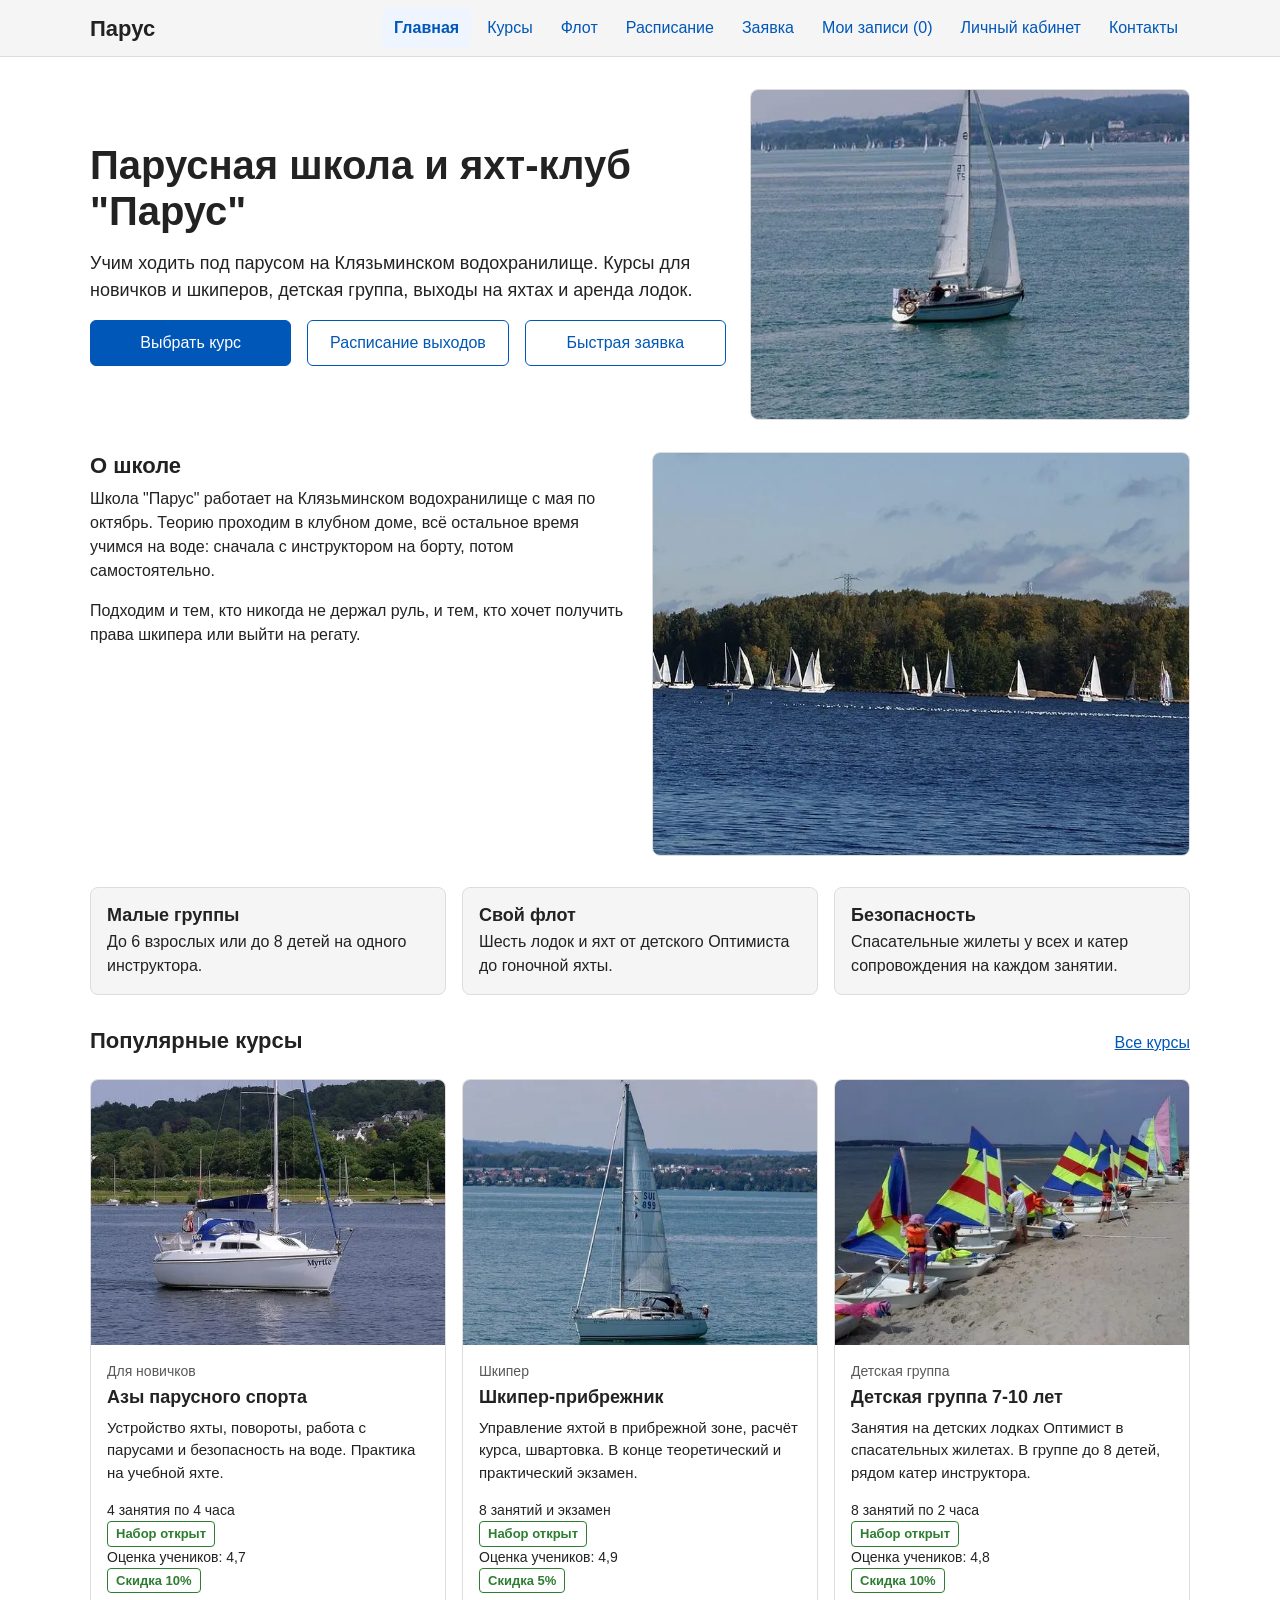
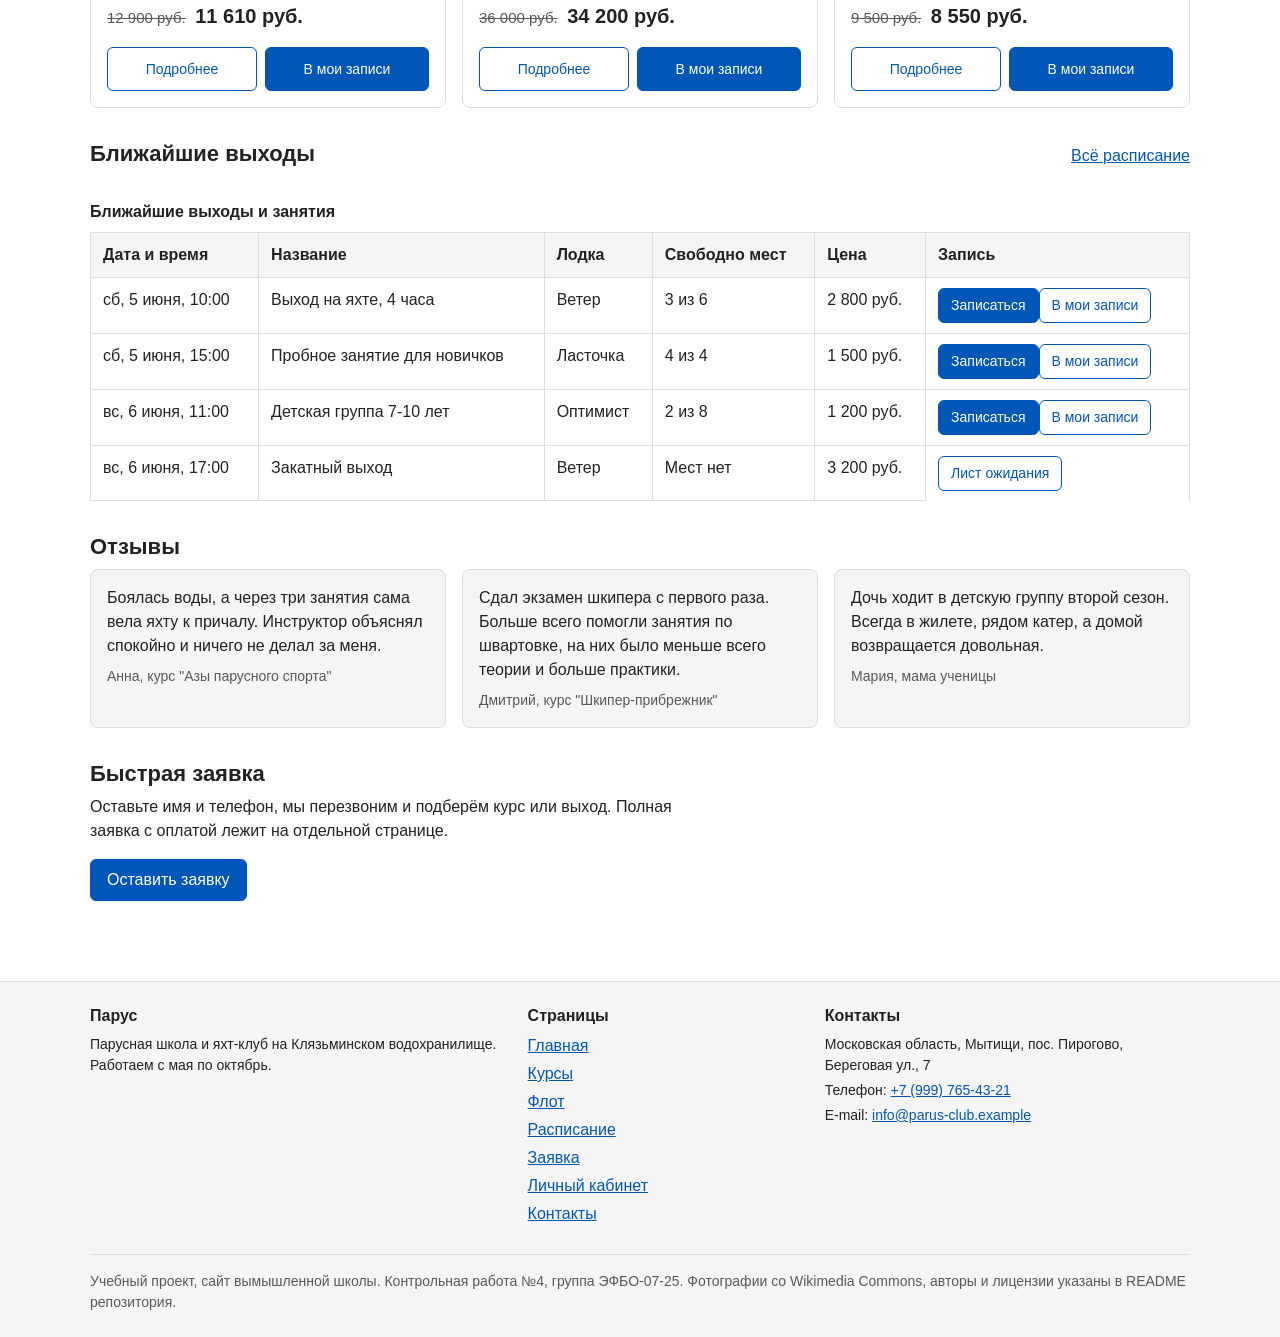
<file: index.html>
<!DOCTYPE html>
<html lang="ru">
<head>
    <meta charset="UTF-8">
    <meta name="viewport" content="width=device-width, initial-scale=1.0">
    <meta name="description" content="Парус - учебный сайт парусной школы и яхт-клуба: курсы, выходы под парусом, аренда яхт.">
    <title>Парус | Парусная школа и яхт-клуб на Клязьминском водохранилище</title>
    <link rel="icon" href="images/favicon.svg" type="image/svg+xml">
    <link rel="stylesheet" href="css/style.css">
    <link rel="stylesheet" href="css/responsive.css">
    <script src="js/data.js" defer></script>
    <script src="js/utils.js" defer></script>
    <script src="js/notify.js" defer></script>
    <script src="js/cart.js" defer></script>
    <script src="js/catalog.js" defer></script>
    <script src="js/schedule.js" defer></script>
    <script src="js/validation.js" defer></script>
    <script src="js/account.js" defer></script>
    <script src="js/modal.js" defer></script>
    <script src="js/main.js" defer></script>
</head>
<body>
    <a class="skip-link" href="#main">Перейти к основному содержимому</a>

    <header class="site-header" id="top">
        <div class="site-header__inner">
            <a class="site-header__logo" href="index.html">Парус</a>

            <button class="site-header__toggle" type="button" aria-expanded="false" aria-controls="site-nav">Меню</button>

            <nav class="site-nav" id="site-nav" aria-label="Основная навигация">
                <ul class="site-nav__list">
                    <li class="site-nav__item"><a class="site-nav__link site-nav__link--active" href="index.html" aria-current="page">Главная</a></li>
                    <li class="site-nav__item"><a class="site-nav__link" href="courses.html">Курсы</a></li>
                    <li class="site-nav__item"><a class="site-nav__link" href="fleet.html">Флот</a></li>
                    <li class="site-nav__item"><a class="site-nav__link" href="schedule.html">Расписание</a></li>
                    <li class="site-nav__item"><a class="site-nav__link" href="order.html">Заявка</a></li>
                    <li class="site-nav__item"><a class="site-nav__link" href="account.html#cart">Мои записи <span data-cart-count>(0)</span></a></li>
                    <li class="site-nav__item"><a class="site-nav__link" href="account.html">Личный кабинет</a></li>
                    <li class="site-nav__item"><a class="site-nav__link" href="contacts.html">Контакты</a></li>
                </ul>
            </nav>
        </div>
    </header>

    <main id="main" class="main" tabindex="-1">
        <section class="hero">
            <div class="hero__content">
                <h1 class="hero__title">Парусная школа и яхт-клуб "Парус"</h1>
                <p class="hero__text">Учим ходить под парусом на Клязьминском водохранилище. Курсы для новичков и шкиперов, детская группа, выходы на яхтах и аренда лодок.</p>
                <div class="hero__actions">
                    <a class="button button--primary" href="courses.html">Выбрать курс</a>
                    <a class="button button--secondary" href="schedule.html">Расписание выходов</a>
                    <button class="button button--secondary" type="button" data-open-modal>Быстрая заявка</button>
                </div>
            </div>
            <picture class="hero__picture">
                <source media="(min-width: 900px)" type="image/webp" srcset="images/hero-desktop-480.webp 480w, images/hero-desktop.webp 800w" sizes="440px" width="800" height="600">
                <source media="(min-width: 900px)" srcset="images/hero-desktop-480.jpg 480w, images/hero-desktop.jpg 800w" sizes="440px" width="800" height="600">
                <source type="image/webp" srcset="images/hero-mobile-480.webp 480w, images/hero-mobile.webp 800w" sizes="(min-width: 768px) 720px, 100vw">
                <img class="hero__image" src="images/hero-mobile.jpg" srcset="images/hero-mobile-480.jpg 480w, images/hero-mobile.jpg 800w" sizes="(min-width: 768px) 720px, 100vw" width="800" height="450" alt="Яхта с белыми парусами идёт по воде">
            </picture>
        </section>

        <section class="section" id="about">
            <div class="split">
                <div class="split__text">
                    <h2 class="section__title">О школе</h2>
                    <p>Школа "Парус" работает на Клязьминском водохранилище с мая по октябрь. Теорию проходим в клубном доме, всё остальное время учимся на воде: сначала с инструктором на борту, потом самостоятельно.</p>
                    <p>Подходим и тем, кто никогда не держал руль, и тем, кто хочет получить права шкипера или выйти на регату.</p>
                </div>
                <picture class="split__picture">
                    <source type="image/webp" srcset="images/club-training-480.webp 480w, images/club-training.webp 800w" sizes="(min-width: 768px) 520px, 100vw">
                    <img class="split__image" src="images/club-training.jpg" srcset="images/club-training-480.jpg 480w, images/club-training.jpg 800w" sizes="(min-width: 768px) 520px, 100vw" width="800" height="600" alt="Много парусных лодок на воде водохранилища, вдали лес" loading="lazy">
                </picture>
            </div>
            <ul class="facts">
                <li class="facts__item">
                    <h3 class="facts__title">Малые группы</h3>
                    <p class="facts__text">До 6 взрослых или до 8 детей на одного инструктора.</p>
                </li>
                <li class="facts__item">
                    <h3 class="facts__title">Свой флот</h3>
                    <p class="facts__text">Шесть лодок и яхт от детского Оптимиста до гоночной яхты.</p>
                </li>
                <li class="facts__item">
                    <h3 class="facts__title">Безопасность</h3>
                    <p class="facts__text">Спасательные жилеты у всех и катер сопровождения на каждом занятии.</p>
                </li>
            </ul>
        </section>

        <section class="section" id="popular">
            <div class="section__header">
                <h2 class="section__title">Популярные курсы</h2>
                <a href="courses.html">Все курсы</a>
            </div>
            <div class="products-grid" data-popular-courses></div>
        </section>

        <section class="section" id="trips">
            <div class="section__header">
                <h2 class="section__title">Ближайшие выходы</h2>
                <a href="schedule.html">Всё расписание</a>
            </div>
            <table class="info-table table--cards">
                <caption id="trips-caption">Ближайшие выходы и занятия</caption>
                <thead>
                    <tr><th scope="col">Дата и время</th><th scope="col">Название</th><th scope="col">Лодка</th><th scope="col">Свободно мест</th><th scope="col">Цена</th><th scope="col">Запись</th></tr>
                </thead>
                <tbody id="trips-body"></tbody>
            </table>
        </section>

        <section class="section" id="reviews">
            <h2 class="section__title">Отзывы</h2>
            <div class="reviews">
                <blockquote class="review">
                    <p class="review__text">Боялась воды, а через три занятия сама вела яхту к причалу. Инструктор объяснял спокойно и ничего не делал за меня.</p>
                    <p class="review__author">Анна, курс "Азы парусного спорта"</p>
                </blockquote>
                <blockquote class="review">
                    <p class="review__text">Сдал экзамен шкипера с первого раза. Больше всего помогли занятия по швартовке, на них было меньше всего теории и больше практики.</p>
                    <p class="review__author">Дмитрий, курс "Шкипер-прибрежник"</p>
                </blockquote>
                <blockquote class="review">
                    <p class="review__text">Дочь ходит в детскую группу второй сезон. Всегда в жилете, рядом катер, а домой возвращается довольная.</p>
                    <p class="review__author">Мария, мама ученицы</p>
                </blockquote>
            </div>
        </section>

        <section class="section" id="quick">
            <h2 class="section__title">Быстрая заявка</h2>
            <p class="section__text">Оставьте имя и телефон, мы перезвоним и подберём курс или выход. Полная заявка с оплатой лежит на отдельной странице.</p>
            <button class="button button--primary" type="button" data-open-modal>Оставить заявку</button>
        </section>

        <dialog class="modal" id="quick-dialog" aria-labelledby="quick-dialog-title">
            <div class="modal__head">
                <h2 class="modal__title" id="quick-dialog-title">Быстрая заявка</h2>
                <button class="modal__close" type="button" data-close-modal aria-label="Закрыть окно"><span aria-hidden="true">&times;</span></button>
            </div>
            <form class="form" id="quick-form" novalidate>
                <p class="form__note">Поля, отмеченные звёздочкой, обязательны для заполнения.</p>
                <div class="form__group">
                    <label class="form__label" for="quick-name">Имя <span class="form__required" aria-hidden="true">*</span></label>
                    <input class="form__input" id="quick-name" name="name" type="text" required autocomplete="name" autofocus aria-describedby="quick-name-error">
                    <p class="form__error" id="quick-name-error"></p>
                </div>
                <div class="form__group">
                    <label class="form__label" for="quick-phone">Телефон <span class="form__required" aria-hidden="true">*</span></label>
                    <input class="form__input" id="quick-phone" name="phone" type="tel" required autocomplete="tel" aria-describedby="quick-phone-hint quick-phone-error">
                    <p class="form__note" id="quick-phone-hint">Например, +7 999 123-45-67</p>
                    <p class="form__error" id="quick-phone-error"></p>
                </div>
                <div class="form__group">
                    <label class="form__label" for="quick-interest">Что интересует</label>
                    <select class="form__select" id="quick-interest" name="interest" aria-describedby="quick-interest-error">
                        <option value="course">Курс</option>
                        <option value="trip">Выход под парусом</option>
                        <option value="rent">Аренда яхты</option>
                    </select>
                    <p class="form__error" id="quick-interest-error"></p>
                </div>
                <div class="form__actions">
                    <button class="button button--primary" type="submit">Отправить</button>
                    <button class="button button--secondary" type="button" data-close-modal>Закрыть</button>
                </div>
                <div class="form__result" id="quick-result" aria-live="polite"></div>
            </form>
        </dialog>
    </main>

    <footer class="site-footer">
        <div class="site-footer__inner">
            <div class="site-footer__col">
                <h2 class="site-footer__title">Парус</h2>
                <p class="site-footer__text">Парусная школа и яхт-клуб на Клязьминском водохранилище. Работаем с мая по октябрь.</p>
            </div>
            <div class="site-footer__col">
                <h2 class="site-footer__title">Страницы</h2>
                <ul class="site-footer__list">
                    <li class="site-footer__item"><a href="index.html">Главная</a></li>
                    <li class="site-footer__item"><a href="courses.html">Курсы</a></li>
                    <li class="site-footer__item"><a href="fleet.html">Флот</a></li>
                    <li class="site-footer__item"><a href="schedule.html">Расписание</a></li>
                    <li class="site-footer__item"><a href="order.html">Заявка</a></li>
                    <li class="site-footer__item"><a href="account.html">Личный кабинет</a></li>
                    <li class="site-footer__item"><a href="contacts.html">Контакты</a></li>
                </ul>
            </div>
            <div class="site-footer__col">
                <h2 class="site-footer__title">Контакты</h2>
                <p class="site-footer__text">Московская область, Мытищи, пос. Пирогово, Береговая ул., 7</p>
                <p class="site-footer__text">Телефон: <a href="tel:+79997654321">+7 (999) 765-43-21</a></p>
                <p class="site-footer__text">E-mail: <a href="mailto:info@parus-club.example">info@parus-club.example</a></p>
            </div>
        </div>
        <p class="site-footer__copy">Учебный проект, сайт вымышленной школы. Контрольная работа №4, группа ЭФБО-07-25. Фотографии со Wikimedia Commons, авторы и лицензии указаны в README репозитория.</p>
    </footer>
</body>
</html>
</file>
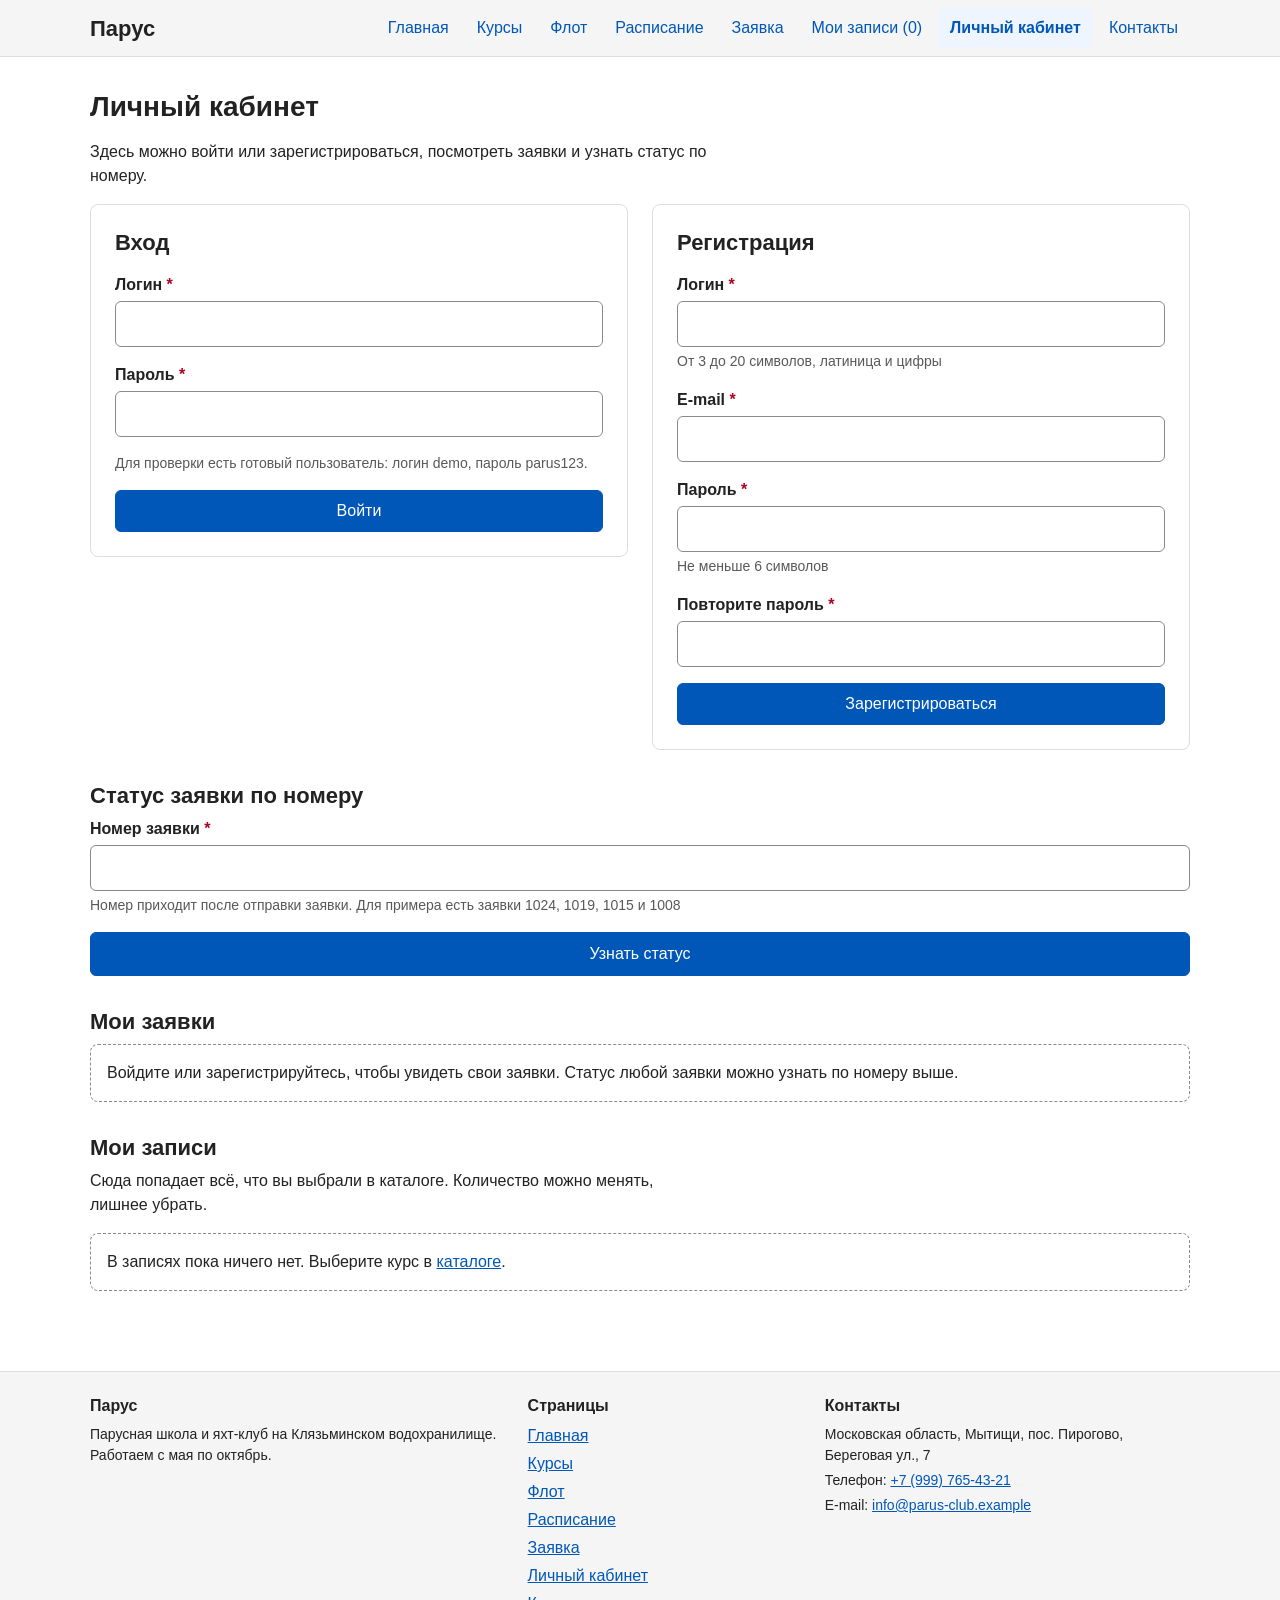
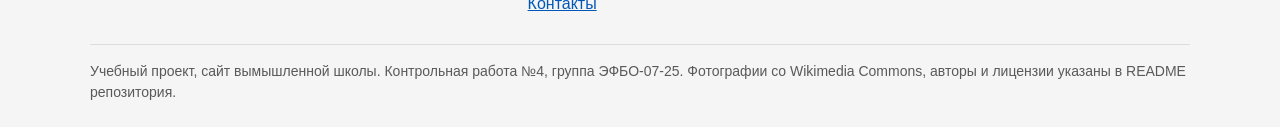
<file: account.html>
<!DOCTYPE html>
<html lang="ru">
<head>
    <meta charset="UTF-8">
    <meta name="viewport" content="width=device-width, initial-scale=1.0">
    <meta name="description" content="Личный кабинет: вход, регистрация, заявки, корзина записей и статус заявки по номеру.">
    <title>Личный кабинет | Парус</title>
    <link rel="icon" href="images/favicon.svg" type="image/svg+xml">
    <link rel="stylesheet" href="css/style.css">
    <link rel="stylesheet" href="css/responsive.css">
    <script src="js/data.js" defer></script>
    <script src="js/utils.js" defer></script>
    <script src="js/notify.js" defer></script>
    <script src="js/cart.js" defer></script>
    <script src="js/validation.js" defer></script>
    <script src="js/account.js" defer></script>
    <script src="js/main.js" defer></script>
</head>
<body>
    <a class="skip-link" href="#main">Перейти к основному содержимому</a>

    <header class="site-header" id="top">
        <div class="site-header__inner">
            <a class="site-header__logo" href="index.html">Парус</a>

            <button class="site-header__toggle" type="button" aria-expanded="false" aria-controls="site-nav">Меню</button>

            <nav class="site-nav" id="site-nav" aria-label="Основная навигация">
                <ul class="site-nav__list">
                    <li class="site-nav__item"><a class="site-nav__link" href="index.html">Главная</a></li>
                    <li class="site-nav__item"><a class="site-nav__link" href="courses.html">Курсы</a></li>
                    <li class="site-nav__item"><a class="site-nav__link" href="fleet.html">Флот</a></li>
                    <li class="site-nav__item"><a class="site-nav__link" href="schedule.html">Расписание</a></li>
                    <li class="site-nav__item"><a class="site-nav__link" href="order.html">Заявка</a></li>
                    <li class="site-nav__item"><a class="site-nav__link" href="account.html#cart">Мои записи <span data-cart-count>(0)</span></a></li>
                    <li class="site-nav__item"><a class="site-nav__link site-nav__link--active" href="account.html" aria-current="page">Личный кабинет</a></li>
                    <li class="site-nav__item"><a class="site-nav__link" href="contacts.html">Контакты</a></li>
                </ul>
            </nav>
        </div>
    </header>

    <main id="main" class="main" tabindex="-1">
        <h1>Личный кабинет</h1>
        <p class="section__text">Здесь можно войти или зарегистрироваться, посмотреть заявки и узнать статус по номеру.</p>

        <section class="section" id="auth">
            <div class="auth">
                <section class="auth__box" aria-labelledby="login-title">
                    <h2 id="login-title">Вход</h2>
                    <form class="form" id="login-form" novalidate>
                        <div class="form__group">
                            <label class="form__label" for="login-name">Логин <span class="form__required" aria-hidden="true">*</span></label>
                            <input class="form__input" id="login-name" name="login" type="text" required autocomplete="username" aria-describedby="login-name-error">
                            <p class="form__error" id="login-name-error"></p>
                        </div>
                        <div class="form__group">
                            <label class="form__label" for="login-password">Пароль <span class="form__required" aria-hidden="true">*</span></label>
                            <input class="form__input" id="login-password" type="password" required autocomplete="current-password" aria-describedby="login-password-error">
                            <p class="form__error" id="login-password-error"></p>
                        </div>
                        <p class="form__note">Для проверки есть готовый пользователь: логин demo, пароль parus123.</p>
                        <button class="button button--primary" type="submit">Войти</button>
                        <div class="form__result" id="login-result" aria-live="polite"></div>
                    </form>
                </section>
                <section class="auth__box" aria-labelledby="register-title">
                    <h2 id="register-title">Регистрация</h2>
                    <form class="form" id="register-form" novalidate>
                        <div class="form__group">
                            <label class="form__label" for="reg-name">Логин <span class="form__required" aria-hidden="true">*</span></label>
                            <input class="form__input" id="reg-name" name="login" type="text" required autocomplete="username" aria-describedby="reg-name-hint reg-name-error">
                            <p class="form__note" id="reg-name-hint">От 3 до 20 символов, латиница и цифры</p>
                            <p class="form__error" id="reg-name-error"></p>
                        </div>
                        <div class="form__group">
                            <label class="form__label" for="reg-email">E-mail <span class="form__required" aria-hidden="true">*</span></label>
                            <input class="form__input" id="reg-email" name="email" type="email" required autocomplete="email" aria-describedby="reg-email-error">
                            <p class="form__error" id="reg-email-error"></p>
                        </div>
                        <div class="form__group">
                            <label class="form__label" for="reg-password">Пароль <span class="form__required" aria-hidden="true">*</span></label>
                            <input class="form__input" id="reg-password" type="password" required autocomplete="new-password" aria-describedby="reg-password-hint reg-password-error">
                            <p class="form__note" id="reg-password-hint">Не меньше 6 символов</p>
                            <p class="form__error" id="reg-password-error"></p>
                        </div>
                        <div class="form__group">
                            <label class="form__label" for="reg-password2">Повторите пароль <span class="form__required" aria-hidden="true">*</span></label>
                            <input class="form__input" id="reg-password2" type="password" required autocomplete="new-password" aria-describedby="reg-password2-error">
                            <p class="form__error" id="reg-password2-error"></p>
                        </div>
                        <button class="button button--primary" type="submit">Зарегистрироваться</button>
                        <div class="form__result" id="register-result" aria-live="polite"></div>
                    </form>
                </section>
            </div>
        </section>

        <section class="section" id="account-user" aria-labelledby="account-user-title" hidden>
            <h2 class="section__title" id="account-user-title">Вы вошли в кабинет</h2>
            <div class="aside-box">
                <p>Логин: <strong id="account-login"></strong></p>
                <p>E-mail: <span id="account-email"></span></p>
                <button class="button button--secondary" type="button" data-logout>Выйти</button>
            </div>
        </section>

        <section class="section" id="status">
            <h2 class="section__title">Статус заявки по номеру</h2>
            <form class="form" id="status-form" novalidate>
                <div class="form__group">
                    <label class="form__label" for="status-number">Номер заявки <span class="form__required" aria-hidden="true">*</span></label>
                    <input class="form__input" id="status-number" name="number" type="number" required min="1" aria-describedby="status-number-hint status-number-error">
                    <p class="form__note" id="status-number-hint">Номер приходит после отправки заявки. Для примера есть заявки 1024, 1019, 1015 и 1008</p>
                    <p class="form__error" id="status-number-error"></p>
                </div>
                <div class="form__actions">
                    <button class="button button--primary" type="submit">Узнать статус</button>
                </div>
            </form>
            <div class="status" id="status-result" aria-live="polite"></div>
        </section>

        <section class="section" id="orders">
            <h2 class="section__title">Мои заявки</h2>
            <p class="catalog-empty" id="orders-empty"></p>
            <table class="info-table table--cards" id="orders-table" hidden>
                <caption id="orders-caption">Список ваших заявок</caption>
                <thead>
                    <tr><th scope="col">Номер</th><th scope="col">Что</th><th scope="col">Дата</th><th scope="col">Сумма</th><th scope="col">Статус</th><th scope="col">Действие</th></tr>
                </thead>
                <tbody id="orders-body"></tbody>
            </table>
        </section>

        <section class="section" id="cart">
            <h2 class="section__title">Мои записи</h2>
            <p class="section__text">Сюда попадает всё, что вы выбрали в каталоге. Количество можно менять, лишнее убрать.</p>
            <p class="catalog-empty" id="cart-empty" hidden>В записях пока ничего нет. Выберите курс в <a href="courses.html">каталоге</a>.</p>
            <div id="cart-content">
                <table class="info-table table--cards">
                    <caption id="cart-caption">Выбранные курсы</caption>
                    <thead>
                        <tr><th scope="col">Название</th><th scope="col">Тип</th><th scope="col">Количество</th><th scope="col">Цена</th><th scope="col">Сумма</th><th scope="col">Удалить</th></tr>
                    </thead>
                    <tbody id="cart-body"></tbody>
                </table>
                <p class="cart__total" id="cart-total"></p>
                <div class="form__actions">
                    <a class="button button--primary" href="order.html#payment">Оформить и выбрать оплату</a>
                    <button class="button button--secondary" type="button" data-clear-cart>Очистить</button>
                </div>
            </div>
            <p class="form__result" id="cart-message" aria-live="polite"></p>
        </section>
    </main>

    <footer class="site-footer">
        <div class="site-footer__inner">
            <div class="site-footer__col">
                <h2 class="site-footer__title">Парус</h2>
                <p class="site-footer__text">Парусная школа и яхт-клуб на Клязьминском водохранилище. Работаем с мая по октябрь.</p>
            </div>
            <div class="site-footer__col">
                <h2 class="site-footer__title">Страницы</h2>
                <ul class="site-footer__list">
                    <li class="site-footer__item"><a href="index.html">Главная</a></li>
                    <li class="site-footer__item"><a href="courses.html">Курсы</a></li>
                    <li class="site-footer__item"><a href="fleet.html">Флот</a></li>
                    <li class="site-footer__item"><a href="schedule.html">Расписание</a></li>
                    <li class="site-footer__item"><a href="order.html">Заявка</a></li>
                    <li class="site-footer__item"><a href="account.html">Личный кабинет</a></li>
                    <li class="site-footer__item"><a href="contacts.html">Контакты</a></li>
                </ul>
            </div>
            <div class="site-footer__col">
                <h2 class="site-footer__title">Контакты</h2>
                <p class="site-footer__text">Московская область, Мытищи, пос. Пирогово, Береговая ул., 7</p>
                <p class="site-footer__text">Телефон: <a href="tel:+79997654321">+7 (999) 765-43-21</a></p>
                <p class="site-footer__text">E-mail: <a href="mailto:info@parus-club.example">info@parus-club.example</a></p>
            </div>
        </div>
        <p class="site-footer__copy">Учебный проект, сайт вымышленной школы. Контрольная работа №4, группа ЭФБО-07-25. Фотографии со Wikimedia Commons, авторы и лицензии указаны в README репозитория.</p>
    </footer>
</body>
</html>
</file>
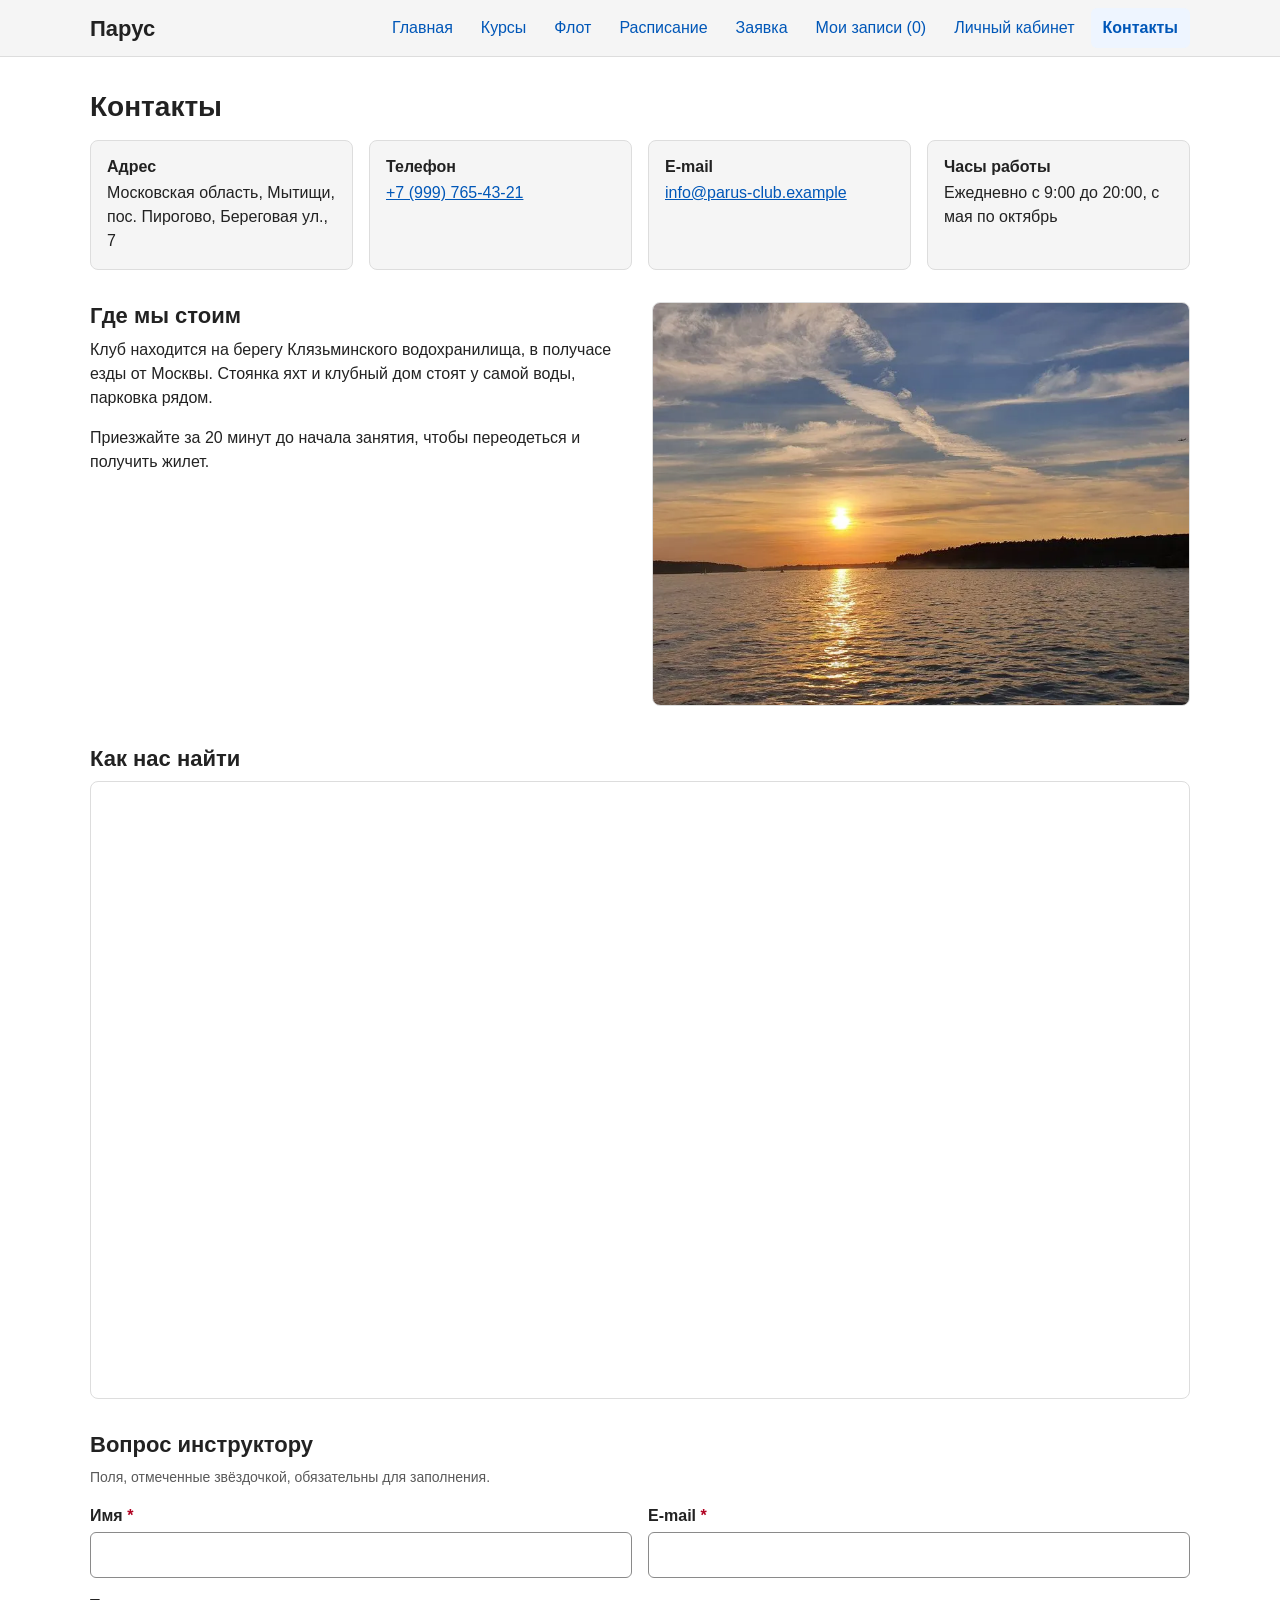
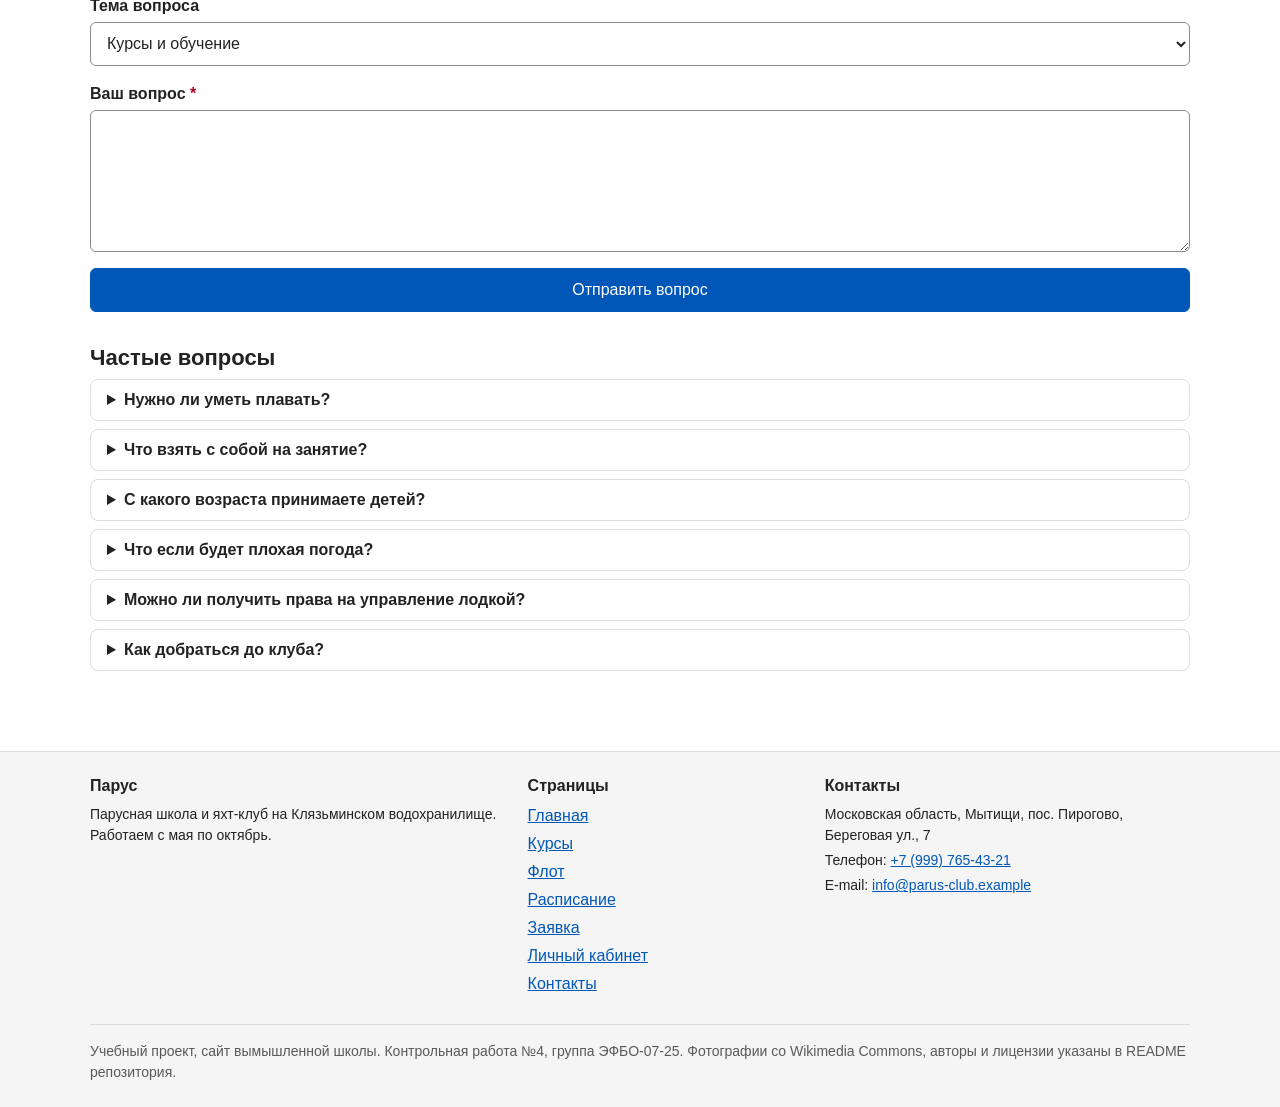
<file: contacts.html>
<!DOCTYPE html>
<html lang="ru">
<head>
    <meta charset="UTF-8">
    <meta name="viewport" content="width=device-width, initial-scale=1.0">
    <meta name="description" content="Адрес, телефон, карта и частые вопросы парусной школы Парус.">
    <title>Контакты | Парус</title>
    <link rel="icon" href="images/favicon.svg" type="image/svg+xml">
    <link rel="stylesheet" href="css/style.css">
    <link rel="stylesheet" href="css/responsive.css">
    <script src="js/data.js" defer></script>
    <script src="js/utils.js" defer></script>
    <script src="js/notify.js" defer></script>
    <script src="js/cart.js" defer></script>
    <script src="js/validation.js" defer></script>
    <script src="js/main.js" defer></script>
</head>
<body>
    <a class="skip-link" href="#main">Перейти к основному содержимому</a>

    <header class="site-header" id="top">
        <div class="site-header__inner">
            <a class="site-header__logo" href="index.html">Парус</a>

            <button class="site-header__toggle" type="button" aria-expanded="false" aria-controls="site-nav">Меню</button>

            <nav class="site-nav" id="site-nav" aria-label="Основная навигация">
                <ul class="site-nav__list">
                    <li class="site-nav__item"><a class="site-nav__link" href="index.html">Главная</a></li>
                    <li class="site-nav__item"><a class="site-nav__link" href="courses.html">Курсы</a></li>
                    <li class="site-nav__item"><a class="site-nav__link" href="fleet.html">Флот</a></li>
                    <li class="site-nav__item"><a class="site-nav__link" href="schedule.html">Расписание</a></li>
                    <li class="site-nav__item"><a class="site-nav__link" href="order.html">Заявка</a></li>
                    <li class="site-nav__item"><a class="site-nav__link" href="account.html#cart">Мои записи <span data-cart-count>(0)</span></a></li>
                    <li class="site-nav__item"><a class="site-nav__link" href="account.html">Личный кабинет</a></li>
                    <li class="site-nav__item"><a class="site-nav__link site-nav__link--active" href="contacts.html" aria-current="page">Контакты</a></li>
                </ul>
            </nav>
        </div>
    </header>

    <main id="main" class="main" tabindex="-1">
        <h1>Контакты</h1>
        <section class="section" id="info">
            <div class="contacts-grid">
                <div class="contact-card">
                    <h2 class="contact-card__title">Адрес</h2>
                    <p class="contact-card__text">Московская область, Мытищи, пос. Пирогово, Береговая ул., 7</p>
                </div>
                <div class="contact-card">
                    <h2 class="contact-card__title">Телефон</h2>
                    <p class="contact-card__text"><a href="tel:+79997654321">+7 (999) 765-43-21</a></p>
                </div>
                <div class="contact-card">
                    <h2 class="contact-card__title">E-mail</h2>
                    <p class="contact-card__text"><a href="mailto:info@parus-club.example">info@parus-club.example</a></p>
                </div>
                <div class="contact-card">
                    <h2 class="contact-card__title">Часы работы</h2>
                    <p class="contact-card__text">Ежедневно с 9:00 до 20:00, с мая по октябрь</p>
                </div>
            </div>
        </section>

        <section class="section" id="place">
            <div class="split">
                <div class="split__text">
                    <h2 class="section__title">Где мы стоим</h2>
                    <p>Клуб находится на берегу Клязьминского водохранилища, в получасе езды от Москвы. Стоянка яхт и клубный дом стоят у самой воды, парковка рядом.</p>
                    <p>Приезжайте за 20 минут до начала занятия, чтобы переодеться и получить жилет.</p>
                </div>
                <picture class="split__picture">
                    <source type="image/webp" srcset="images/klyazma-sunset-480.webp 480w, images/klyazma-sunset.webp 800w" sizes="(min-width: 768px) 520px, 100vw">
                    <img class="split__image" src="images/klyazma-sunset.jpg" srcset="images/klyazma-sunset-480.jpg 480w, images/klyazma-sunset.jpg 800w" sizes="(min-width: 768px) 520px, 100vw" width="800" height="600" alt="Закат над водой, вдали лесистый берег" loading="lazy">
                </picture>
            </div>
        </section>

        <section class="section" id="map">
            <h2 class="section__title">Как нас найти</h2>
            <div class="map">
                <iframe title="Карта Яндекса: яхт-клуб Парус на берегу Клязьминского водохранилища" src="https://yandex.ru/map-widget/v1/?ll=37.715000%2C55.972000&amp;z=13&amp;pt=37.715000%2C55.972000%2Cpm2blm" loading="lazy"></iframe>
            </div>
        </section>

        <section class="section" id="question">
            <h2 class="section__title">Вопрос инструктору</h2>
            <form class="form" id="question-form" novalidate>
                <p class="form__note">Поля, отмеченные звёздочкой, обязательны для заполнения.</p>
                <div class="form__row">
                    <div class="form__group">
                        <label class="form__label" for="question-name">Имя <span class="form__required" aria-hidden="true">*</span></label>
                        <input class="form__input" id="question-name" name="name" type="text" required autocomplete="name" aria-describedby="question-name-error">
                        <p class="form__error" id="question-name-error"></p>
                    </div>
                    <div class="form__group">
                        <label class="form__label" for="question-email">E-mail <span class="form__required" aria-hidden="true">*</span></label>
                        <input class="form__input" id="question-email" name="email" type="email" required autocomplete="email" aria-describedby="question-email-error">
                        <p class="form__error" id="question-email-error"></p>
                    </div>
                </div>
                <div class="form__group">
                    <label class="form__label" for="question-topic">Тема вопроса</label>
                    <select class="form__select" id="question-topic" name="topic" aria-describedby="question-topic-error">
                        <option value="courses">Курсы и обучение</option>
                        <option value="rent">Аренда яхт</option>
                        <option value="kids">Детская группа</option>
                        <option value="other">Другое</option>
                    </select>
                    <p class="form__error" id="question-topic-error"></p>
                </div>
                <div class="form__group">
                    <label class="form__label" for="question-text">Ваш вопрос <span class="form__required" aria-hidden="true">*</span></label>
                    <textarea class="form__textarea" id="question-text" name="text" rows="5" required aria-describedby="question-text-error"></textarea>
                    <p class="form__error" id="question-text-error"></p>
                </div>
                <div class="form__actions">
                    <button class="button button--primary" type="submit">Отправить вопрос</button>
                </div>
                <div class="form__result" id="question-result" aria-live="polite"></div>
            </form>
        </section>

        <section class="section" id="faq">
            <h2 class="section__title">Частые вопросы</h2>
            <div class="faq">
                <details class="faq__item">
                    <summary class="faq__question">Нужно ли уметь плавать?</summary>
                    <p class="faq__answer">Плавать лучше уметь, но на воде все ходят в спасательных жилетах. Перед первым занятием инструктор проверяет, как вы держитесь на воде.</p>
                </details>
                <details class="faq__item">
                    <summary class="faq__question">Что взять с собой на занятие?</summary>
                    <p class="faq__answer">Сменную одежду, кроссовки или обувь, которая не скользит, головной убор и крем от солнца. Жилеты и куртки от ветра выдаём в клубе.</p>
                </details>
                <details class="faq__item">
                    <summary class="faq__question">С какого возраста принимаете детей?</summary>
                    <p class="faq__answer">В детскую группу берём с 7 лет. Ребёнок должен уметь держаться на воде и приходить с разрешением от родителей.</p>
                </details>
                <details class="faq__item">
                    <summary class="faq__question">Что если будет плохая погода?</summary>
                    <p class="faq__answer">При сильном ветре или грозе выход переносим. Занятие не пропадает, мы переносим его на другой день или возвращаем деньги.</p>
                </details>
                <details class="faq__item">
                    <summary class="faq__question">Можно ли получить права на управление лодкой?</summary>
                    <p class="faq__answer">Курс шкипера готовит к экзамену. Сам экзамен на право управления маломерным судном сдаётся в государственной инспекции, мы помогаем с подготовкой.</p>
                </details>
                <details class="faq__item">
                    <summary class="faq__question">Как добраться до клуба?</summary>
                    <p class="faq__answer">От станции ехать на автобусе до остановки у водохранилища, дальше пешком по Береговой улице около десяти минут. На машине есть бесплатная парковка.</p>
                </details>
            </div>
        </section>
    </main>

    <footer class="site-footer">
        <div class="site-footer__inner">
            <div class="site-footer__col">
                <h2 class="site-footer__title">Парус</h2>
                <p class="site-footer__text">Парусная школа и яхт-клуб на Клязьминском водохранилище. Работаем с мая по октябрь.</p>
            </div>
            <div class="site-footer__col">
                <h2 class="site-footer__title">Страницы</h2>
                <ul class="site-footer__list">
                    <li class="site-footer__item"><a href="index.html">Главная</a></li>
                    <li class="site-footer__item"><a href="courses.html">Курсы</a></li>
                    <li class="site-footer__item"><a href="fleet.html">Флот</a></li>
                    <li class="site-footer__item"><a href="schedule.html">Расписание</a></li>
                    <li class="site-footer__item"><a href="order.html">Заявка</a></li>
                    <li class="site-footer__item"><a href="account.html">Личный кабинет</a></li>
                    <li class="site-footer__item"><a href="contacts.html">Контакты</a></li>
                </ul>
            </div>
            <div class="site-footer__col">
                <h2 class="site-footer__title">Контакты</h2>
                <p class="site-footer__text">Московская область, Мытищи, пос. Пирогово, Береговая ул., 7</p>
                <p class="site-footer__text">Телефон: <a href="tel:+79997654321">+7 (999) 765-43-21</a></p>
                <p class="site-footer__text">E-mail: <a href="mailto:info@parus-club.example">info@parus-club.example</a></p>
            </div>
        </div>
        <p class="site-footer__copy">Учебный проект, сайт вымышленной школы. Контрольная работа №4, группа ЭФБО-07-25. Фотографии со Wikimedia Commons, авторы и лицензии указаны в README репозитория.</p>
    </footer>
</body>
</html>
</file>
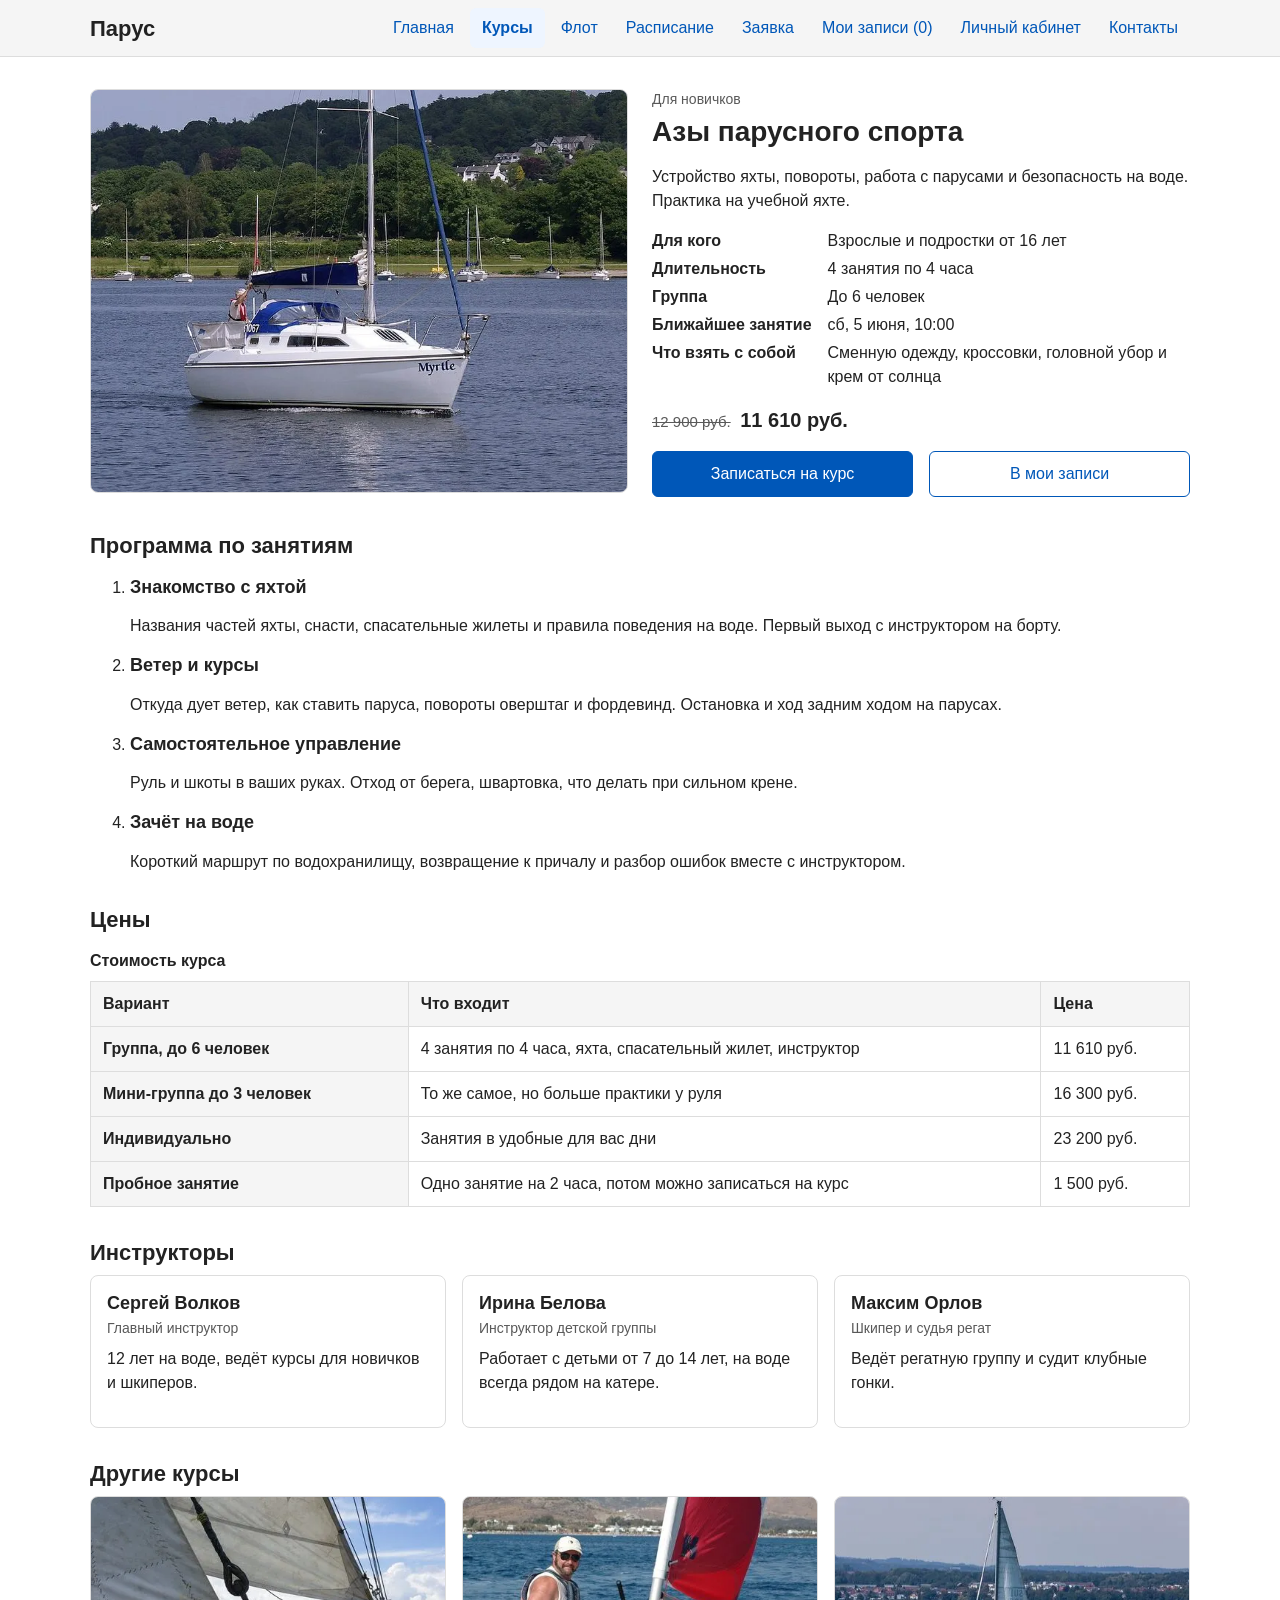
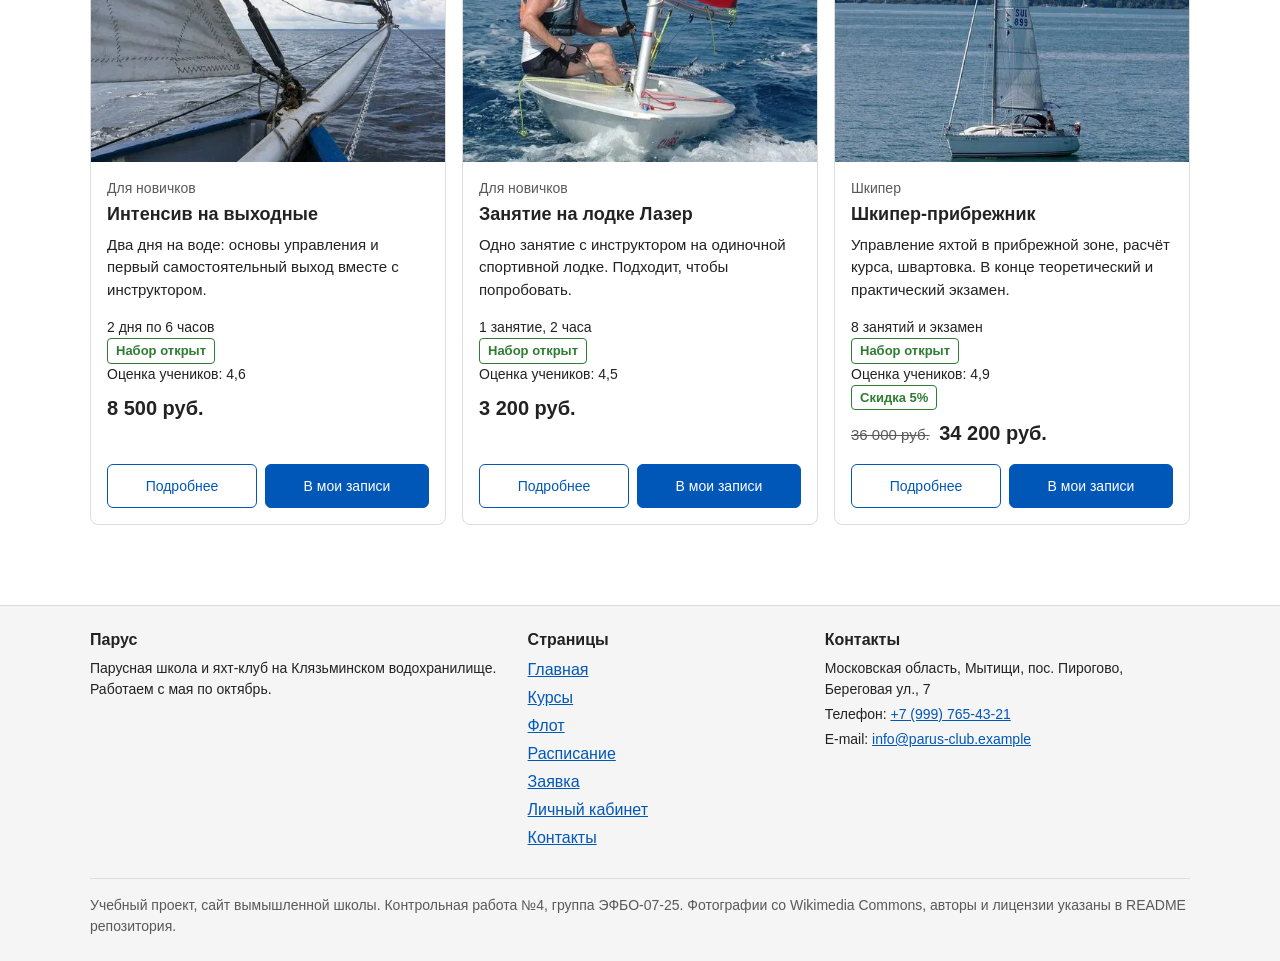
<file: course.html>
<!DOCTYPE html>
<html lang="ru">
<head>
    <meta charset="UTF-8">
    <meta name="viewport" content="width=device-width, initial-scale=1.0">
    <meta name="description" content="Страница курса парусной школы Парус: описание, программа по занятиям, цены, инструкторы.">
    <title>Курс | Парус</title>
    <link rel="icon" href="images/favicon.svg" type="image/svg+xml">
    <link rel="stylesheet" href="css/style.css">
    <link rel="stylesheet" href="css/responsive.css">
    <script src="js/data.js" defer></script>
    <script src="js/utils.js" defer></script>
    <script src="js/notify.js" defer></script>
    <script src="js/cart.js" defer></script>
    <script src="js/catalog.js" defer></script>
    <script src="js/main.js" defer></script>
</head>
<body>
    <a class="skip-link" href="#main">Перейти к основному содержимому</a>

    <header class="site-header" id="top">
        <div class="site-header__inner">
            <a class="site-header__logo" href="index.html">Парус</a>

            <button class="site-header__toggle" type="button" aria-expanded="false" aria-controls="site-nav">Меню</button>

            <nav class="site-nav" id="site-nav" aria-label="Основная навигация">
                <ul class="site-nav__list">
                    <li class="site-nav__item"><a class="site-nav__link" href="index.html">Главная</a></li>
                    <li class="site-nav__item"><a class="site-nav__link site-nav__link--active" href="courses.html" aria-current="page">Курсы</a></li>
                    <li class="site-nav__item"><a class="site-nav__link" href="fleet.html">Флот</a></li>
                    <li class="site-nav__item"><a class="site-nav__link" href="schedule.html">Расписание</a></li>
                    <li class="site-nav__item"><a class="site-nav__link" href="order.html">Заявка</a></li>
                    <li class="site-nav__item"><a class="site-nav__link" href="account.html#cart">Мои записи <span data-cart-count>(0)</span></a></li>
                    <li class="site-nav__item"><a class="site-nav__link" href="account.html">Личный кабинет</a></li>
                    <li class="site-nav__item"><a class="site-nav__link" href="contacts.html">Контакты</a></li>
                </ul>
            </nav>
        </div>
    </header>

    <main id="main" class="main" tabindex="-1">
        <p class="form__result form__result--error" id="course-message" aria-live="polite" hidden></p>

        <article class="course" id="course">
            <section class="section">
                <div class="split">
                    <picture class="split__picture" id="course-picture"></picture>
                    <div class="split__text">
                        <p class="product-card__category" id="course-category"></p>
                        <h1 id="course-title">Курс</h1>
                        <p id="course-description"></p>
                        <dl class="course__facts" id="course-facts"></dl>
                        <p class="product-card__price" id="course-price"></p>
                        <div class="hero__actions" id="course-actions"></div>
                    </div>
                </div>
            </section>

            <section class="section" id="program">
                <h2 class="section__title">Программа по занятиям</h2>
                <ol class="program" id="course-program"></ol>
            </section>

            <section class="section" id="prices">
                <h2 class="section__title">Цены</h2>
                <div class="table-wrapper" tabindex="0" role="region" aria-labelledby="price-caption">
                    <table class="info-table">
                        <caption id="price-caption">Стоимость курса</caption>
                        <thead>
                            <tr><th scope="col">Вариант</th><th scope="col">Что входит</th><th scope="col">Цена</th></tr>
                        </thead>
                        <tbody id="course-prices"></tbody>
                    </table>
                </div>
            </section>

            <section class="section" id="instructors">
                <h2 class="section__title">Инструкторы</h2>
                <div class="instructors">
                <div class="instructor">
                    <h3 class="instructor__name">Сергей Волков</h3>
                    <p class="instructor__role">Главный инструктор</p>
                    <p>12 лет на воде, ведёт курсы для новичков и шкиперов.</p>
                </div>
                <div class="instructor">
                    <h3 class="instructor__name">Ирина Белова</h3>
                    <p class="instructor__role">Инструктор детской группы</p>
                    <p>Работает с детьми от 7 до 14 лет, на воде всегда рядом на катере.</p>
                </div>
                <div class="instructor">
                    <h3 class="instructor__name">Максим Орлов</h3>
                    <p class="instructor__role">Шкипер и судья регат</p>
                    <p>Ведёт регатную группу и судит клубные гонки.</p>
                </div>
                </div>
            </section>
        </article>

        <section class="section" id="other">
            <h2 class="section__title">Другие курсы</h2>
            <div class="products-grid" data-other-courses></div>
        </section>
    </main>

    <footer class="site-footer">
        <div class="site-footer__inner">
            <div class="site-footer__col">
                <h2 class="site-footer__title">Парус</h2>
                <p class="site-footer__text">Парусная школа и яхт-клуб на Клязьминском водохранилище. Работаем с мая по октябрь.</p>
            </div>
            <div class="site-footer__col">
                <h2 class="site-footer__title">Страницы</h2>
                <ul class="site-footer__list">
                    <li class="site-footer__item"><a href="index.html">Главная</a></li>
                    <li class="site-footer__item"><a href="courses.html">Курсы</a></li>
                    <li class="site-footer__item"><a href="fleet.html">Флот</a></li>
                    <li class="site-footer__item"><a href="schedule.html">Расписание</a></li>
                    <li class="site-footer__item"><a href="order.html">Заявка</a></li>
                    <li class="site-footer__item"><a href="account.html">Личный кабинет</a></li>
                    <li class="site-footer__item"><a href="contacts.html">Контакты</a></li>
                </ul>
            </div>
            <div class="site-footer__col">
                <h2 class="site-footer__title">Контакты</h2>
                <p class="site-footer__text">Московская область, Мытищи, пос. Пирогово, Береговая ул., 7</p>
                <p class="site-footer__text">Телефон: <a href="tel:+79997654321">+7 (999) 765-43-21</a></p>
                <p class="site-footer__text">E-mail: <a href="mailto:info@parus-club.example">info@parus-club.example</a></p>
            </div>
        </div>
        <p class="site-footer__copy">Учебный проект, сайт вымышленной школы. Контрольная работа №4, группа ЭФБО-07-25. Фотографии со Wikimedia Commons, авторы и лицензии указаны в README репозитория.</p>
    </footer>
</body>
</html>
</file>
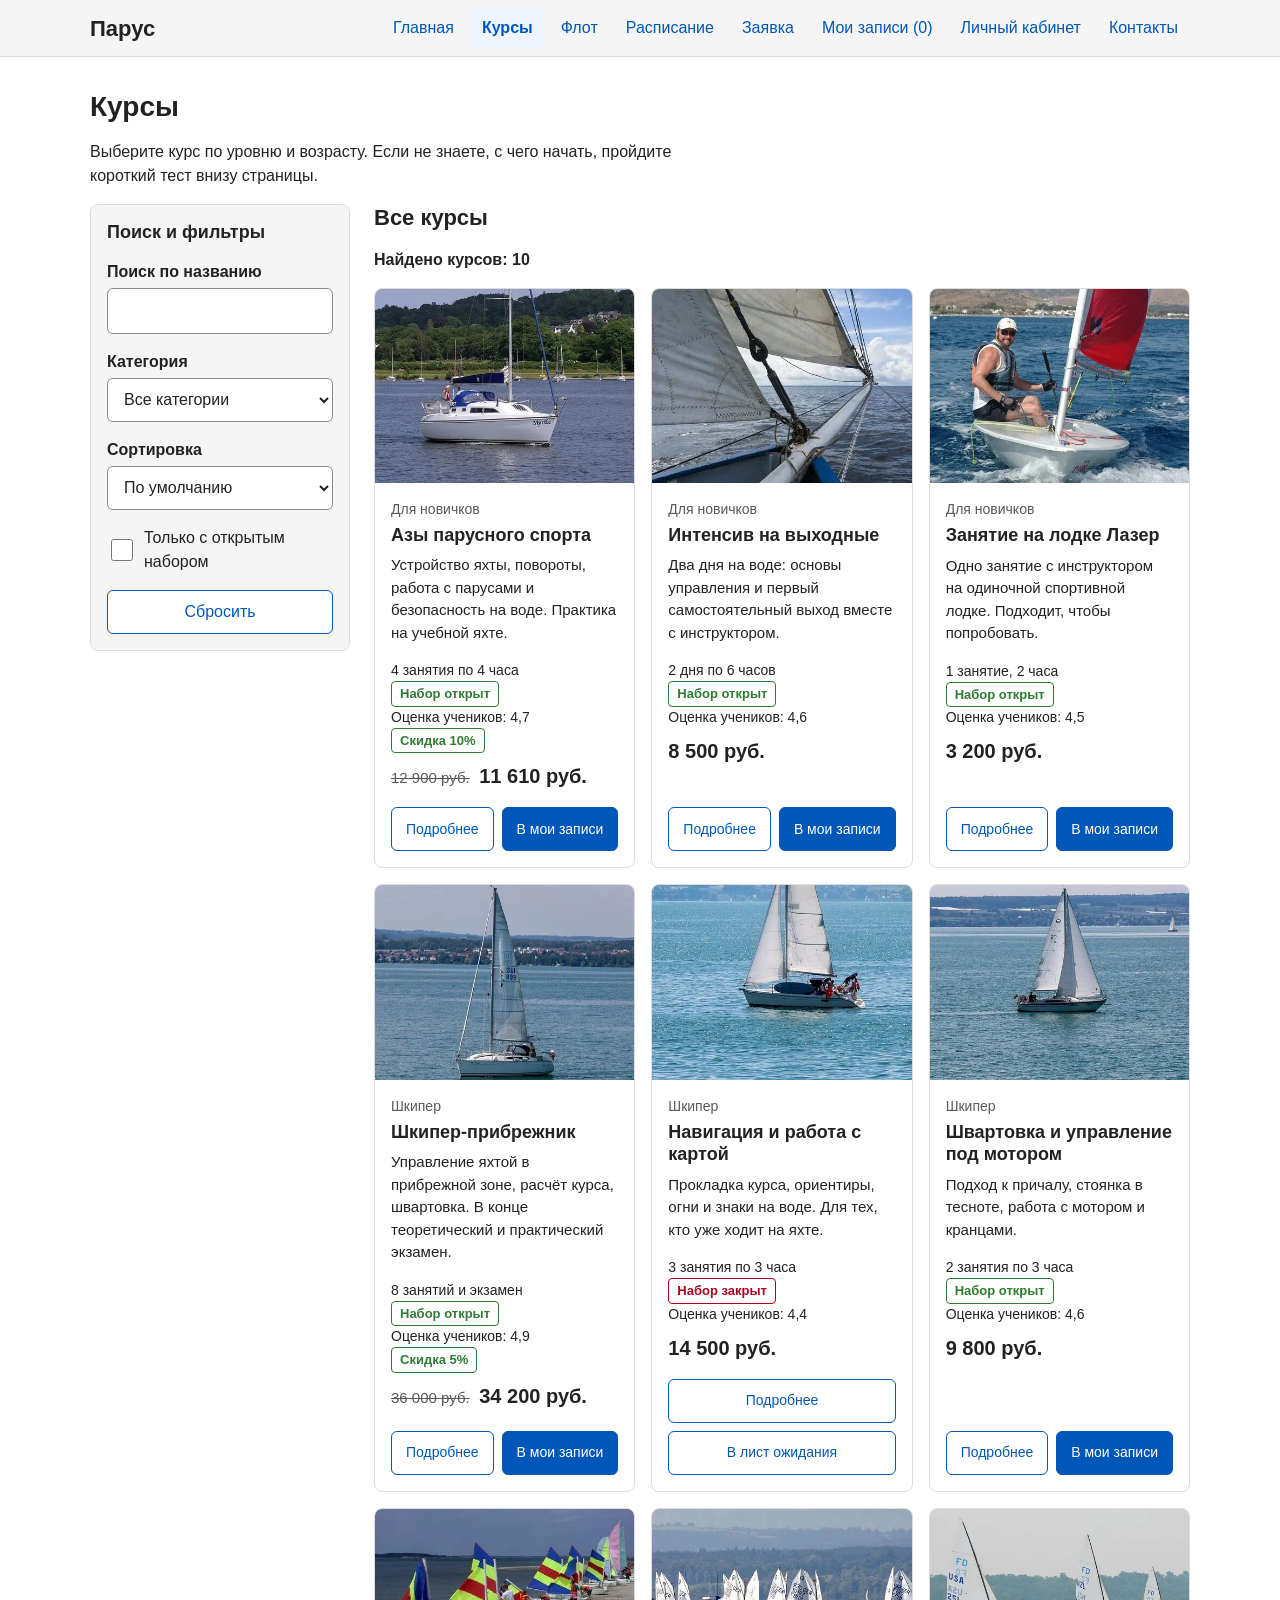
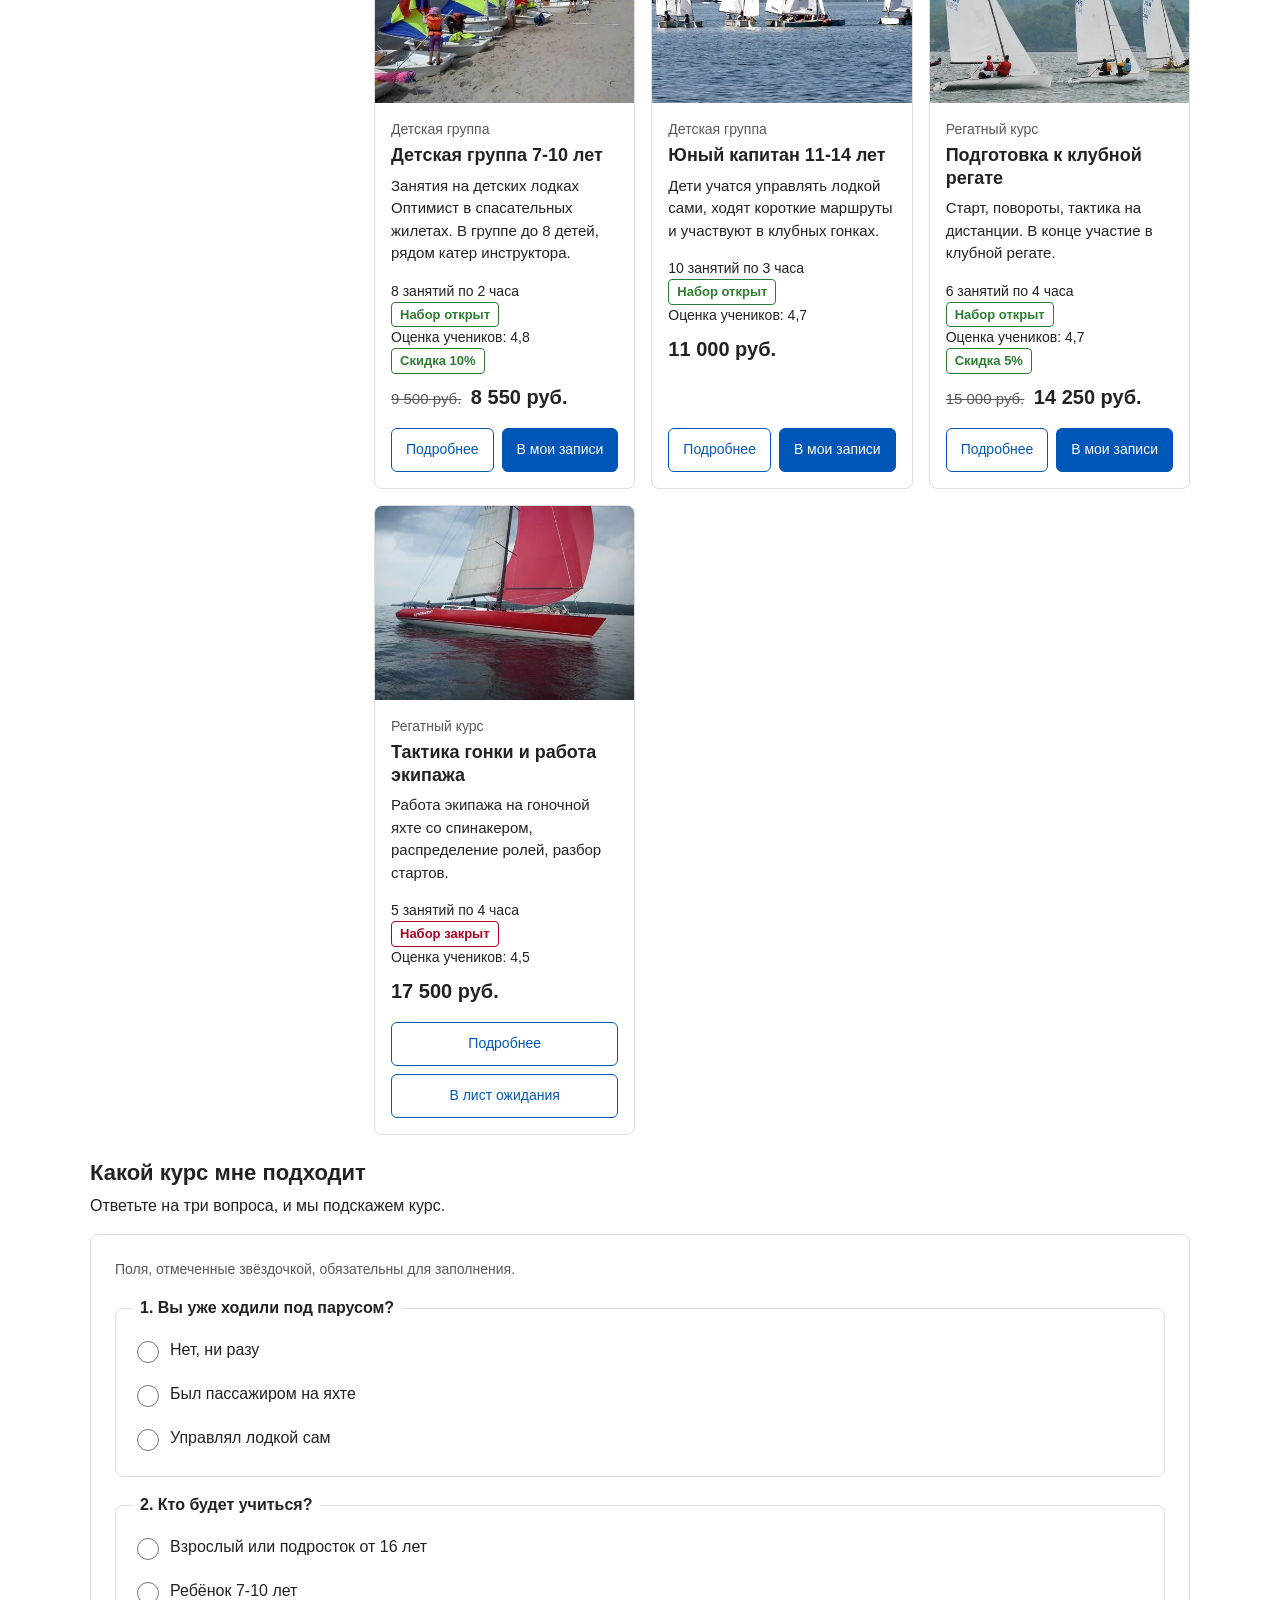
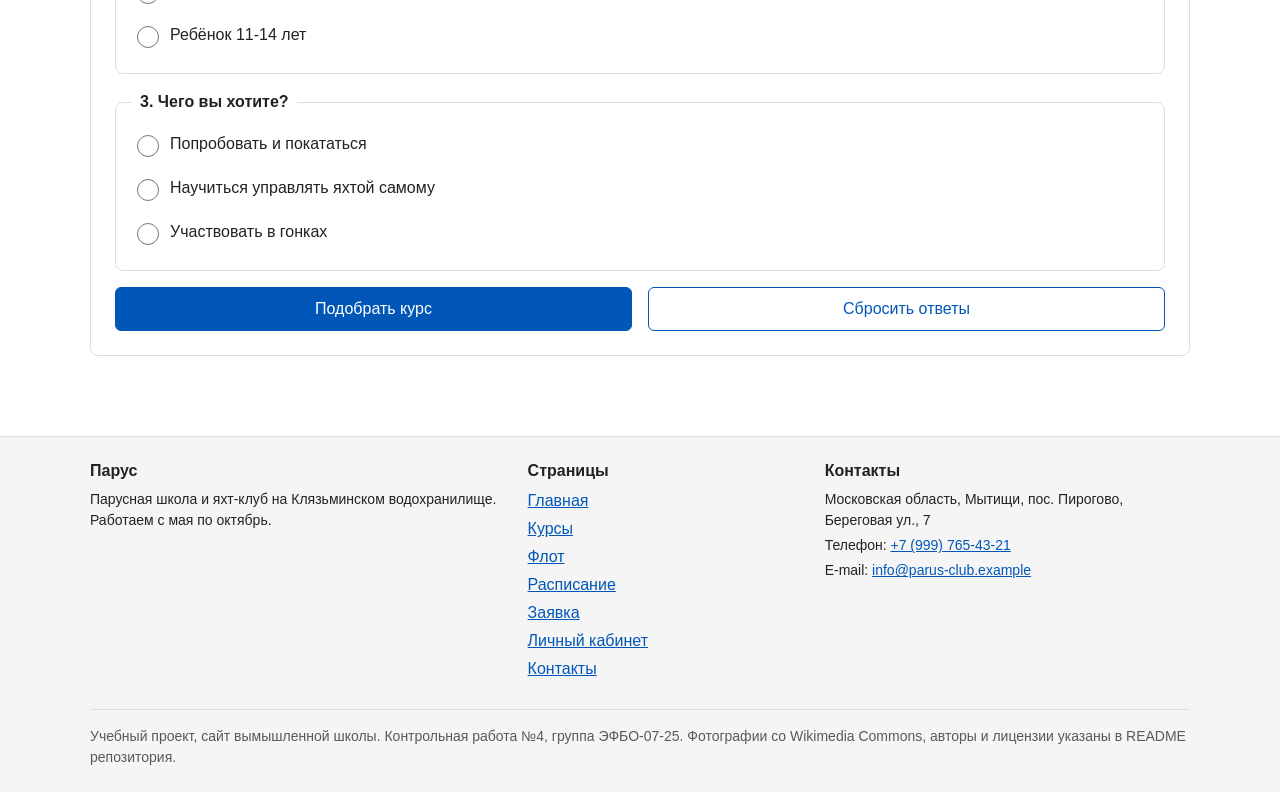
<file: courses.html>
<!DOCTYPE html>
<html lang="ru">
<head>
    <meta charset="UTF-8">
    <meta name="viewport" content="width=device-width, initial-scale=1.0">
    <meta name="description" content="Каталог курсов парусной школы Парус: для новичков, шкипер, детская группа, регатный курс.">
    <title>Курсы | Парус</title>
    <link rel="icon" href="images/favicon.svg" type="image/svg+xml">
    <link rel="stylesheet" href="css/style.css">
    <link rel="stylesheet" href="css/responsive.css">
    <script src="js/data.js" defer></script>
    <script src="js/utils.js" defer></script>
    <script src="js/notify.js" defer></script>
    <script src="js/cart.js" defer></script>
    <script src="js/catalog.js" defer></script>
    <script src="js/quiz.js" defer></script>
    <script src="js/main.js" defer></script>
</head>
<body>
    <a class="skip-link" href="#main">Перейти к основному содержимому</a>

    <header class="site-header" id="top">
        <div class="site-header__inner">
            <a class="site-header__logo" href="index.html">Парус</a>

            <button class="site-header__toggle" type="button" aria-expanded="false" aria-controls="site-nav">Меню</button>

            <nav class="site-nav" id="site-nav" aria-label="Основная навигация">
                <ul class="site-nav__list">
                    <li class="site-nav__item"><a class="site-nav__link" href="index.html">Главная</a></li>
                    <li class="site-nav__item"><a class="site-nav__link site-nav__link--active" href="courses.html" aria-current="page">Курсы</a></li>
                    <li class="site-nav__item"><a class="site-nav__link" href="fleet.html">Флот</a></li>
                    <li class="site-nav__item"><a class="site-nav__link" href="schedule.html">Расписание</a></li>
                    <li class="site-nav__item"><a class="site-nav__link" href="order.html">Заявка</a></li>
                    <li class="site-nav__item"><a class="site-nav__link" href="account.html#cart">Мои записи <span data-cart-count>(0)</span></a></li>
                    <li class="site-nav__item"><a class="site-nav__link" href="account.html">Личный кабинет</a></li>
                    <li class="site-nav__item"><a class="site-nav__link" href="contacts.html">Контакты</a></li>
                </ul>
            </nav>
        </div>
    </header>

    <main id="main" class="main" tabindex="-1">
        <h1>Курсы</h1>
        <p class="section__text">Выберите курс по уровню и возрасту. Если не знаете, с чего начать, пройдите короткий тест внизу страницы.</p>

        <div class="catalog-layout">
            <aside class="catalog-layout__filters" aria-label="Поиск и фильтры">
                <div class="catalog-filters" id="catalog-filters">
                    <button class="catalog-filters__toggle" type="button" aria-expanded="false" aria-controls="catalog-form">Поиск и фильтры</button>
                    <h2 class="catalog-filters__title">Поиск и фильтры</h2>
                    <form class="form catalog-filters__form" id="catalog-form" novalidate>
                        <div class="form__group">
                            <label class="form__label" for="filter-search">Поиск по названию</label>
                            <input class="form__input" id="filter-search" name="q" type="search" aria-describedby="filter-search-error">
                            <p class="form__error" id="filter-search-error"></p>
                        </div>
                        <div class="form__group">
                            <label class="form__label" for="filter-category">Категория</label>
                            <select class="form__select" id="filter-category" name="category" aria-describedby="filter-category-error">
                                <option value="all">Все категории</option>
                                <option value="beginner">Для новичков</option>
                                <option value="skipper">Шкипер</option>
                                <option value="kids">Детская группа</option>
                                <option value="regatta">Регатный</option>
                            </select>
                            <p class="form__error" id="filter-category-error"></p>
                        </div>
                        <div class="form__group">
                            <label class="form__label" for="filter-sort">Сортировка</label>
                            <select class="form__select" id="filter-sort" name="sort" aria-describedby="filter-sort-error">
                                <option value="default">По умолчанию</option>
                                <option value="price-asc">Сначала дешёвые</option>
                                <option value="price-desc">Сначала дорогие</option>
                                <option value="title-asc">По названию А-Я</option>
                            </select>
                            <p class="form__error" id="filter-sort-error"></p>
                        </div>
                        <div class="form__check">
                            <input id="filter-available" name="available" type="checkbox" value="1">
                            <label for="filter-available">Только с открытым набором</label>
                        </div>
                        <div class="form__actions">
                            <button class="button button--secondary" type="button" id="filter-reset">Сбросить</button>
                        </div>
                    </form>
                </div>
            </aside>

            <section class="catalog-layout__products" aria-labelledby="courses-title">
                <h2 id="courses-title">Все курсы</h2>
                <p class="catalog-count" id="catalog-count" aria-live="polite"></p>                <div class="products-grid" id="courses-list" data-products-container></div>
                <p class="catalog-empty" id="catalog-empty" hidden>По вашему запросу ничего не найдено. Измените поиск или сбросьте фильтры.</p>
            </section>
        </div>

        <section class="section" id="quiz">
            <h2 class="section__title">Какой курс мне подходит</h2>
            <p class="section__text">Ответьте на три вопроса, и мы подскажем курс.</p>
            <form class="form quiz" id="quiz-form" novalidate>
                <p class="form__note">Поля, отмеченные звёздочкой, обязательны для заполнения.</p>
                <fieldset class="form__fieldset">
                    <legend class="form__legend">1. Вы уже ходили под парусом?</legend>
                <div class="form__check">
                    <input id="quiz-1-none" name="quiz1" type="radio" value="none" required>
                    <label for="quiz-1-none">Нет, ни разу</label>
                </div>
                <div class="form__check">
                    <input id="quiz-1-passenger" name="quiz1" type="radio" value="passenger">
                    <label for="quiz-1-passenger">Был пассажиром на яхте</label>
                </div>
                <div class="form__check">
                    <input id="quiz-1-helm" name="quiz1" type="radio" value="helm">
                    <label for="quiz-1-helm">Управлял лодкой сам</label>
                </div>
                </fieldset>
                <fieldset class="form__fieldset">
                    <legend class="form__legend">2. Кто будет учиться?</legend>
                <div class="form__check">
                    <input id="quiz-2-adult" name="quiz2" type="radio" value="adult" required>
                    <label for="quiz-2-adult">Взрослый или подросток от 16 лет</label>
                </div>
                <div class="form__check">
                    <input id="quiz-2-child7" name="quiz2" type="radio" value="child7">
                    <label for="quiz-2-child7">Ребёнок 7-10 лет</label>
                </div>
                <div class="form__check">
                    <input id="quiz-2-child11" name="quiz2" type="radio" value="child11">
                    <label for="quiz-2-child11">Ребёнок 11-14 лет</label>
                </div>
                </fieldset>
                <fieldset class="form__fieldset">
                    <legend class="form__legend">3. Чего вы хотите?</legend>
                <div class="form__check">
                    <input id="quiz-3-try" name="quiz3" type="radio" value="try" required>
                    <label for="quiz-3-try">Попробовать и покататься</label>
                </div>
                <div class="form__check">
                    <input id="quiz-3-skipper" name="quiz3" type="radio" value="skipper">
                    <label for="quiz-3-skipper">Научиться управлять яхтой самому</label>
                </div>
                <div class="form__check">
                    <input id="quiz-3-race" name="quiz3" type="radio" value="race">
                    <label for="quiz-3-race">Участвовать в гонках</label>
                </div>
                </fieldset>
                <div class="form__actions">
                    <button class="button button--primary" type="submit">Подобрать курс</button>
                    <button class="button button--secondary" type="reset">Сбросить ответы</button>
                </div>
                <div class="form__result" id="quiz-result" aria-live="polite"></div>
            </form>
        </section>
    </main>

    <footer class="site-footer">
        <div class="site-footer__inner">
            <div class="site-footer__col">
                <h2 class="site-footer__title">Парус</h2>
                <p class="site-footer__text">Парусная школа и яхт-клуб на Клязьминском водохранилище. Работаем с мая по октябрь.</p>
            </div>
            <div class="site-footer__col">
                <h2 class="site-footer__title">Страницы</h2>
                <ul class="site-footer__list">
                    <li class="site-footer__item"><a href="index.html">Главная</a></li>
                    <li class="site-footer__item"><a href="courses.html">Курсы</a></li>
                    <li class="site-footer__item"><a href="fleet.html">Флот</a></li>
                    <li class="site-footer__item"><a href="schedule.html">Расписание</a></li>
                    <li class="site-footer__item"><a href="order.html">Заявка</a></li>
                    <li class="site-footer__item"><a href="account.html">Личный кабинет</a></li>
                    <li class="site-footer__item"><a href="contacts.html">Контакты</a></li>
                </ul>
            </div>
            <div class="site-footer__col">
                <h2 class="site-footer__title">Контакты</h2>
                <p class="site-footer__text">Московская область, Мытищи, пос. Пирогово, Береговая ул., 7</p>
                <p class="site-footer__text">Телефон: <a href="tel:+79997654321">+7 (999) 765-43-21</a></p>
                <p class="site-footer__text">E-mail: <a href="mailto:info@parus-club.example">info@parus-club.example</a></p>
            </div>
        </div>
        <p class="site-footer__copy">Учебный проект, сайт вымышленной школы. Контрольная работа №4, группа ЭФБО-07-25. Фотографии со Wikimedia Commons, авторы и лицензии указаны в README репозитория.</p>
    </footer>
</body>
</html>
</file>
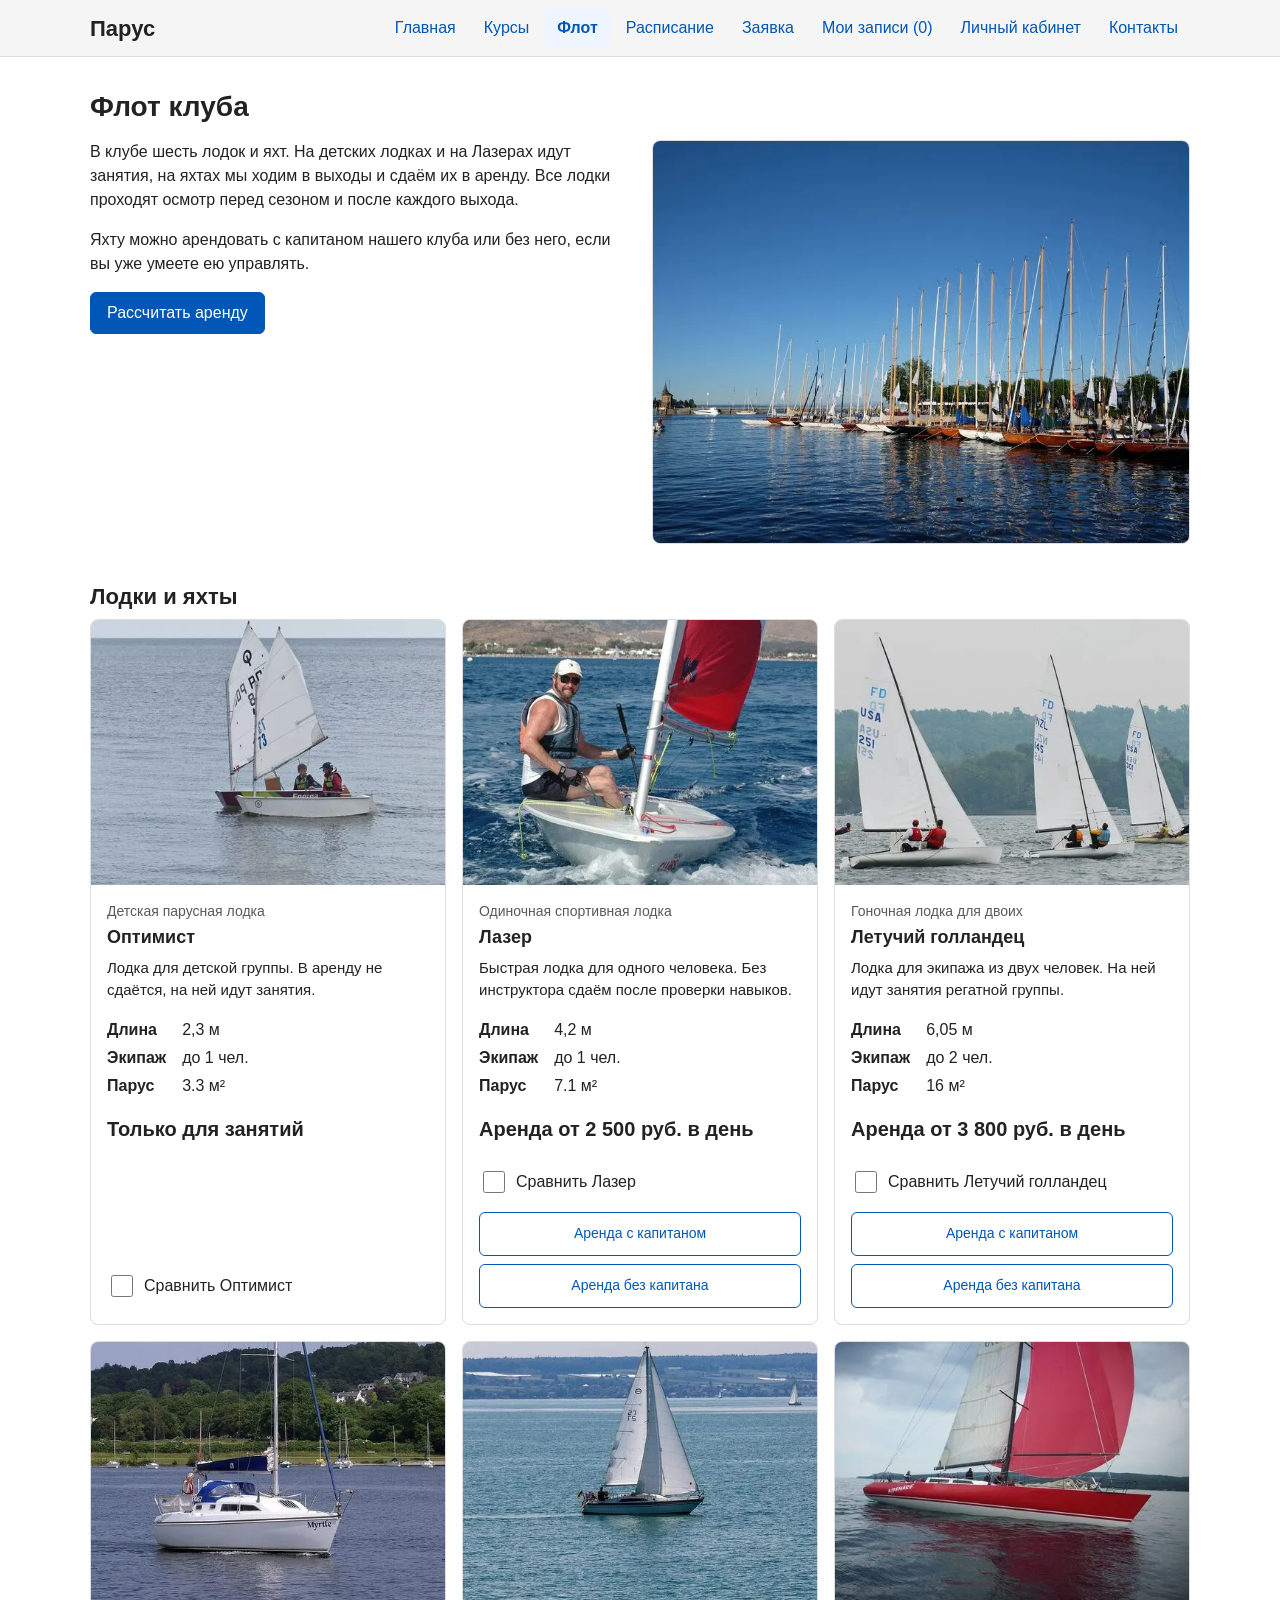
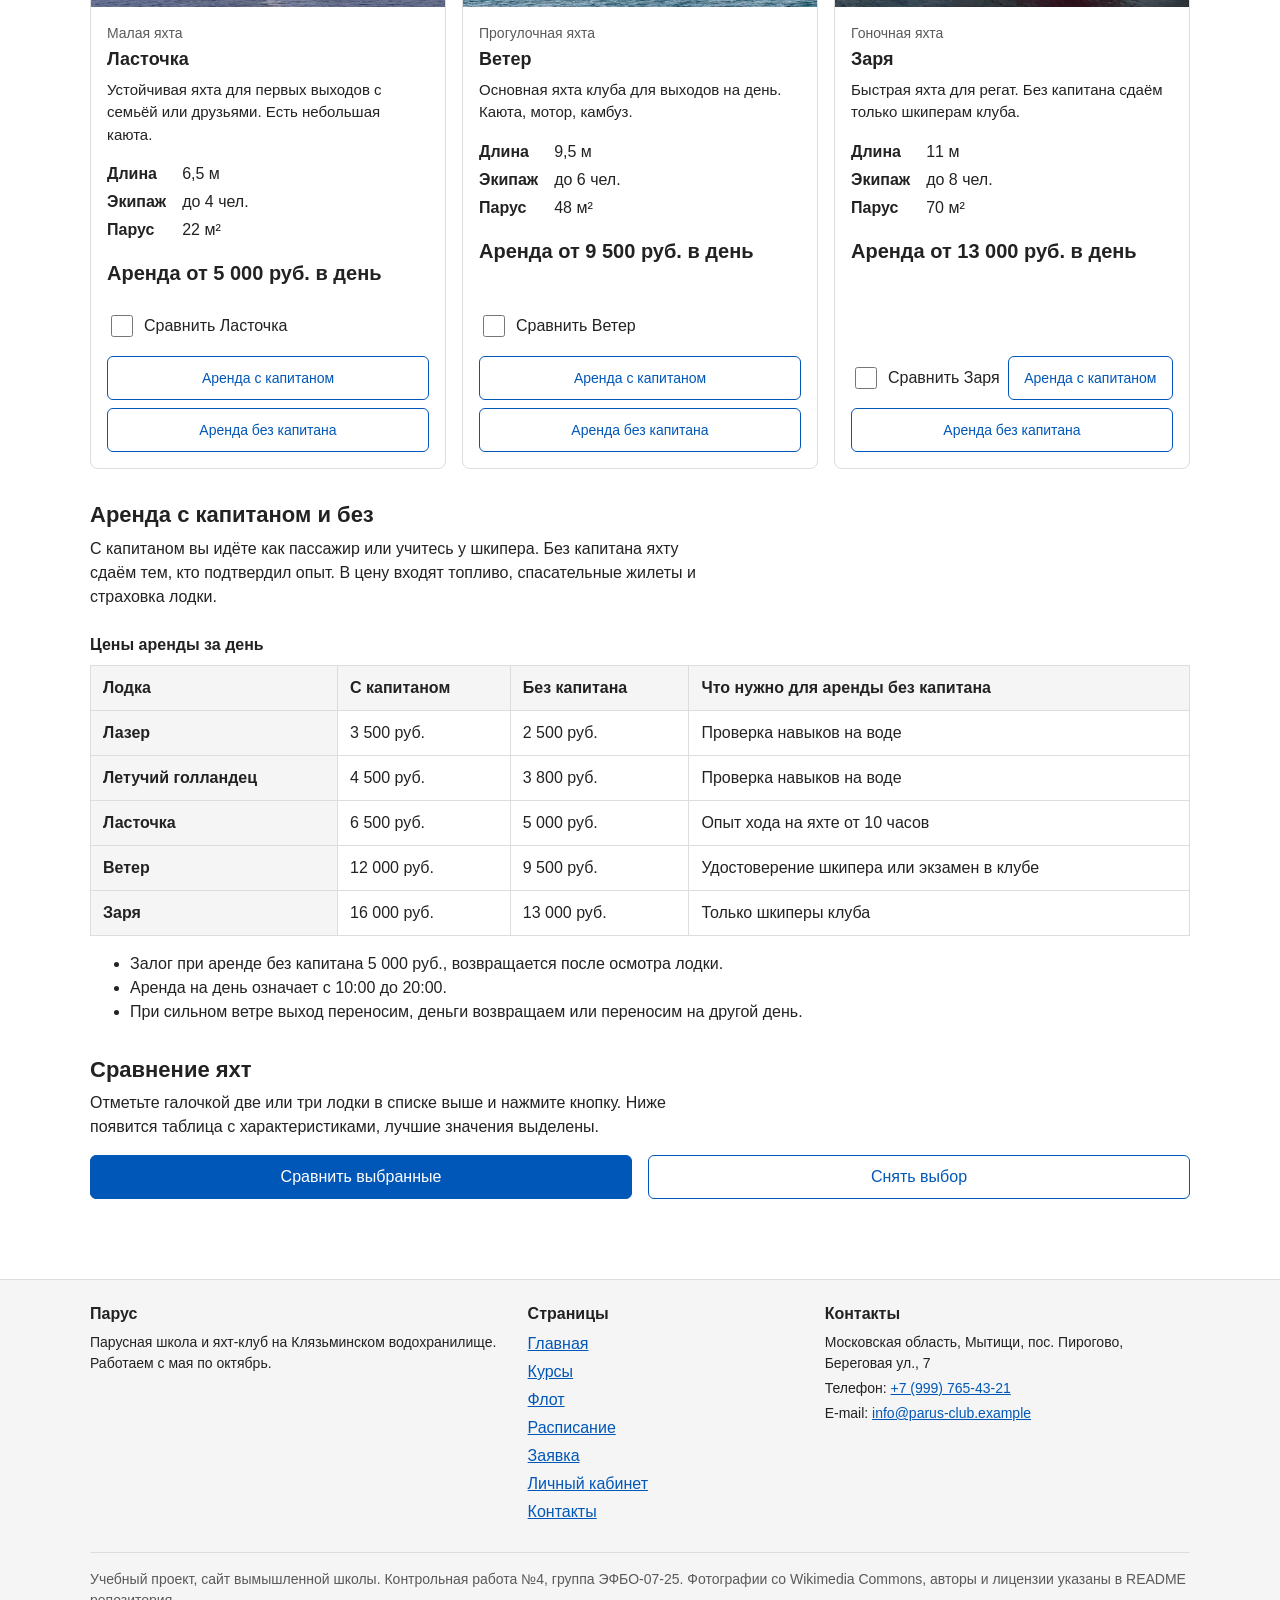
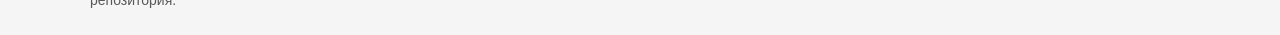
<file: fleet.html>
<!DOCTYPE html>
<html lang="ru">
<head>
    <meta charset="UTF-8">
    <meta name="viewport" content="width=device-width, initial-scale=1.0">
    <meta name="description" content="Лодки и яхты клуба Парус: характеристики, аренда с капитаном и без, сравнение.">
    <title>Флот | Парус</title>
    <link rel="icon" href="images/favicon.svg" type="image/svg+xml">
    <link rel="stylesheet" href="css/style.css">
    <link rel="stylesheet" href="css/responsive.css">
    <script src="js/data.js" defer></script>
    <script src="js/utils.js" defer></script>
    <script src="js/notify.js" defer></script>
    <script src="js/cart.js" defer></script>
    <script src="js/fleet.js" defer></script>
    <script src="js/main.js" defer></script>
</head>
<body>
    <a class="skip-link" href="#main">Перейти к основному содержимому</a>

    <header class="site-header" id="top">
        <div class="site-header__inner">
            <a class="site-header__logo" href="index.html">Парус</a>

            <button class="site-header__toggle" type="button" aria-expanded="false" aria-controls="site-nav">Меню</button>

            <nav class="site-nav" id="site-nav" aria-label="Основная навигация">
                <ul class="site-nav__list">
                    <li class="site-nav__item"><a class="site-nav__link" href="index.html">Главная</a></li>
                    <li class="site-nav__item"><a class="site-nav__link" href="courses.html">Курсы</a></li>
                    <li class="site-nav__item"><a class="site-nav__link site-nav__link--active" href="fleet.html" aria-current="page">Флот</a></li>
                    <li class="site-nav__item"><a class="site-nav__link" href="schedule.html">Расписание</a></li>
                    <li class="site-nav__item"><a class="site-nav__link" href="order.html">Заявка</a></li>
                    <li class="site-nav__item"><a class="site-nav__link" href="account.html#cart">Мои записи <span data-cart-count>(0)</span></a></li>
                    <li class="site-nav__item"><a class="site-nav__link" href="account.html">Личный кабинет</a></li>
                    <li class="site-nav__item"><a class="site-nav__link" href="contacts.html">Контакты</a></li>
                </ul>
            </nav>
        </div>
    </header>

    <main id="main" class="main" tabindex="-1">
        <h1>Флот клуба</h1>
        <section class="section" id="intro">
            <div class="split">
                <div class="split__text">
                    <p>В клубе шесть лодок и яхт. На детских лодках и на Лазерах идут занятия, на яхтах мы ходим в выходы и сдаём их в аренду. Все лодки проходят осмотр перед сезоном и после каждого выхода.</p>
                    <p>Яхту можно арендовать с капитаном нашего клуба или без него, если вы уже умеете ею управлять.</p>
                    <p><a class="button button--primary" href="order.html#calc">Рассчитать аренду</a></p>
                </div>
                <picture class="split__picture">
                    <source type="image/webp" srcset="images/harbour-masts-480.webp 480w, images/harbour-masts.webp 800w" sizes="(min-width: 768px) 520px, 100vw">
                    <img class="split__image" src="images/harbour-masts.jpg" srcset="images/harbour-masts-480.jpg 480w, images/harbour-masts.jpg 800w" sizes="(min-width: 768px) 520px, 100vw" width="800" height="600" alt="Яхты стоят у причала, над ними ряд мачт">
                </picture>
            </div>
        </section>

        <section class="section" id="boats">
            <h2 class="section__title">Лодки и яхты</h2>
            <div class="products-grid" id="fleet-list"></div>
        </section>

        <section class="section" id="rent">
            <h2 class="section__title">Аренда с капитаном и без</h2>
            <p class="section__text">С капитаном вы идёте как пассажир или учитесь у шкипера. Без капитана яхту сдаём тем, кто подтвердил опыт. В цену входят топливо, спасательные жилеты и страховка лодки.</p>
            <div class="table-wrapper" tabindex="0" role="region" aria-labelledby="rent-caption">
                <table class="info-table">
                    <caption id="rent-caption">Цены аренды за день</caption>
                    <thead>
                        <tr><th scope="col">Лодка</th><th scope="col">С капитаном</th><th scope="col">Без капитана</th><th scope="col">Что нужно для аренды без капитана</th></tr>
                    </thead>
                    <tbody id="rent-body"></tbody>
                </table>
            </div>
            <ul>
                <li>Залог при аренде без капитана 5 000 руб., возвращается после осмотра лодки.</li>
                <li>Аренда на день означает с 10:00 до 20:00.</li>
                <li>При сильном ветре выход переносим, деньги возвращаем или переносим на другой день.</li>
            </ul>
        </section>

        <section class="section" id="compare">
            <h2 class="section__title">Сравнение яхт</h2>
            <p class="section__text">Отметьте галочкой две или три лодки в списке выше и нажмите кнопку. Ниже появится таблица с характеристиками, лучшие значения выделены.</p>
            <form class="form" id="compare-form" novalidate>
                <div class="form__actions">
                    <button class="button button--primary" type="submit">Сравнить выбранные</button>
                    <button class="button button--secondary" type="reset">Снять выбор</button>
                </div>
                <div class="form__result compare__result" id="compare-result" aria-live="polite"></div>
            </form>
        </section>
    </main>

    <footer class="site-footer">
        <div class="site-footer__inner">
            <div class="site-footer__col">
                <h2 class="site-footer__title">Парус</h2>
                <p class="site-footer__text">Парусная школа и яхт-клуб на Клязьминском водохранилище. Работаем с мая по октябрь.</p>
            </div>
            <div class="site-footer__col">
                <h2 class="site-footer__title">Страницы</h2>
                <ul class="site-footer__list">
                    <li class="site-footer__item"><a href="index.html">Главная</a></li>
                    <li class="site-footer__item"><a href="courses.html">Курсы</a></li>
                    <li class="site-footer__item"><a href="fleet.html">Флот</a></li>
                    <li class="site-footer__item"><a href="schedule.html">Расписание</a></li>
                    <li class="site-footer__item"><a href="order.html">Заявка</a></li>
                    <li class="site-footer__item"><a href="account.html">Личный кабинет</a></li>
                    <li class="site-footer__item"><a href="contacts.html">Контакты</a></li>
                </ul>
            </div>
            <div class="site-footer__col">
                <h2 class="site-footer__title">Контакты</h2>
                <p class="site-footer__text">Московская область, Мытищи, пос. Пирогово, Береговая ул., 7</p>
                <p class="site-footer__text">Телефон: <a href="tel:+79997654321">+7 (999) 765-43-21</a></p>
                <p class="site-footer__text">E-mail: <a href="mailto:info@parus-club.example">info@parus-club.example</a></p>
            </div>
        </div>
        <p class="site-footer__copy">Учебный проект, сайт вымышленной школы. Контрольная работа №4, группа ЭФБО-07-25. Фотографии со Wikimedia Commons, авторы и лицензии указаны в README репозитория.</p>
    </footer>
</body>
</html>
</file>
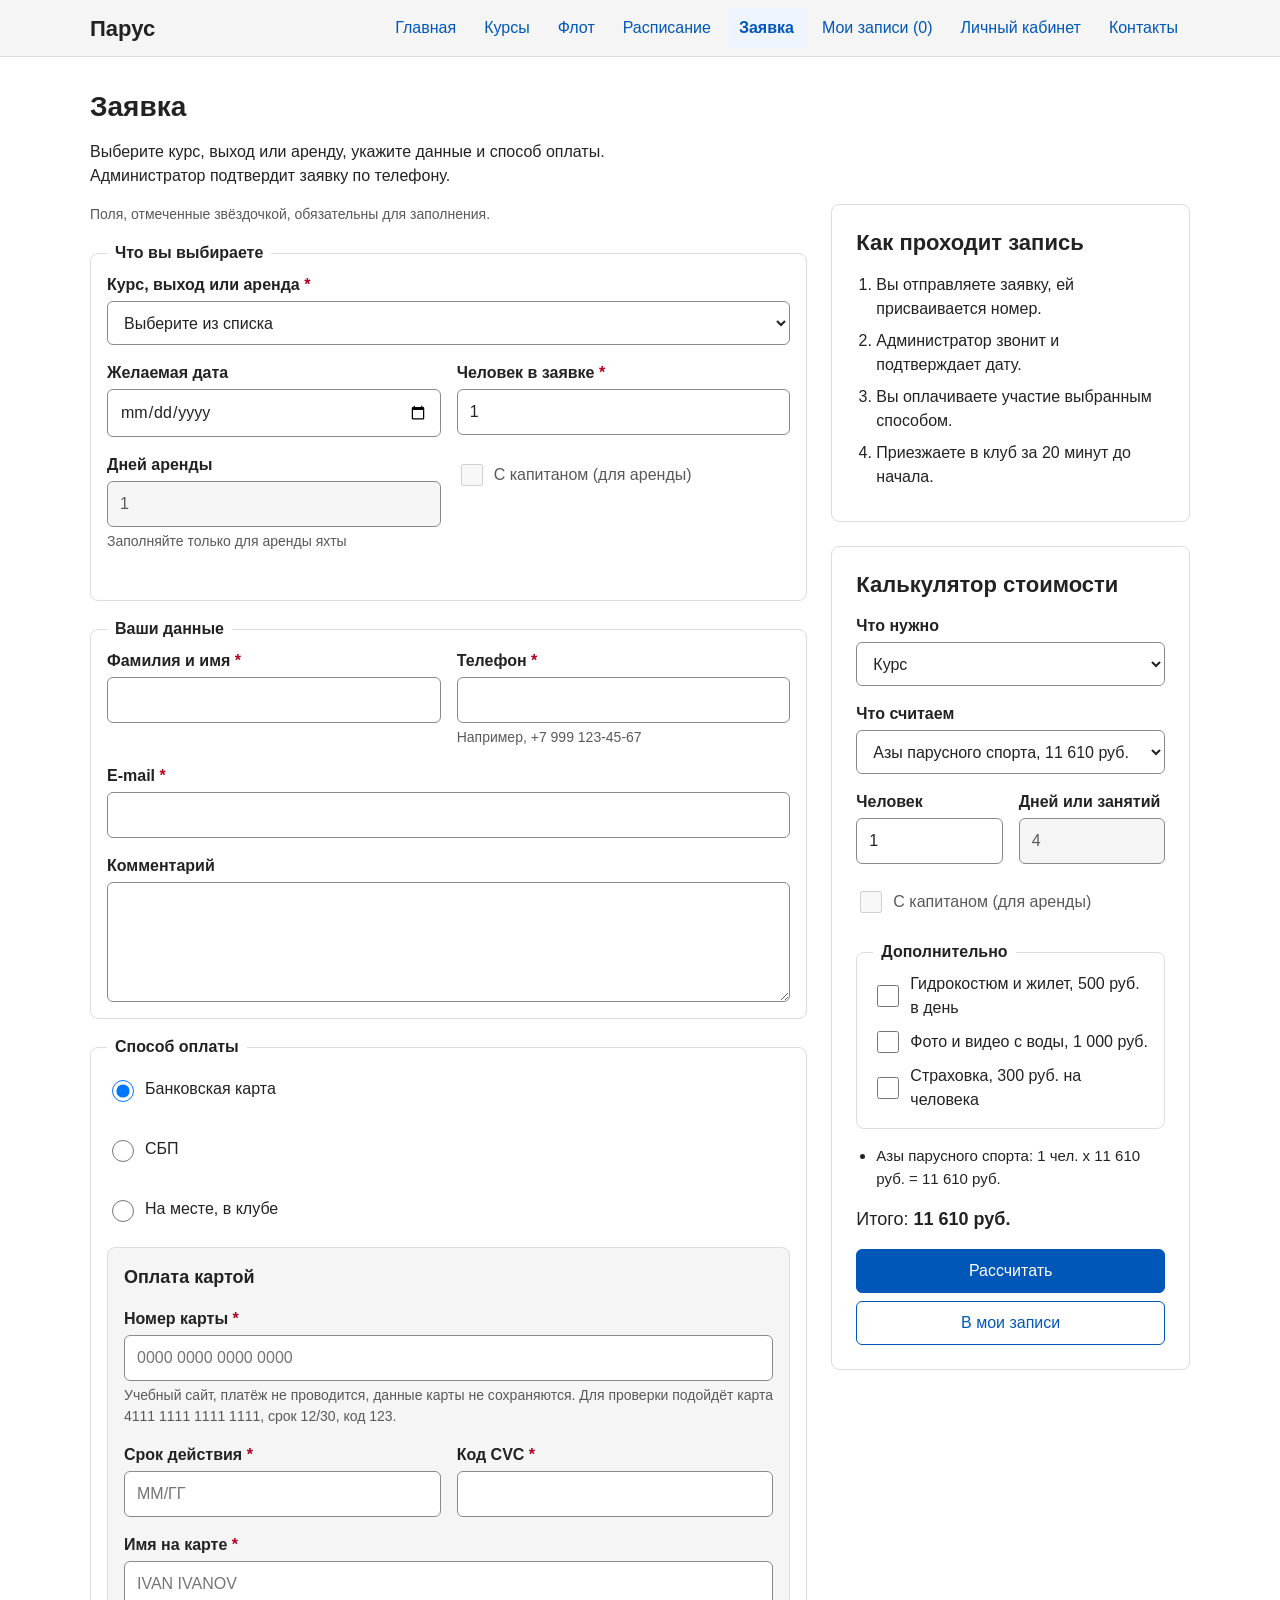
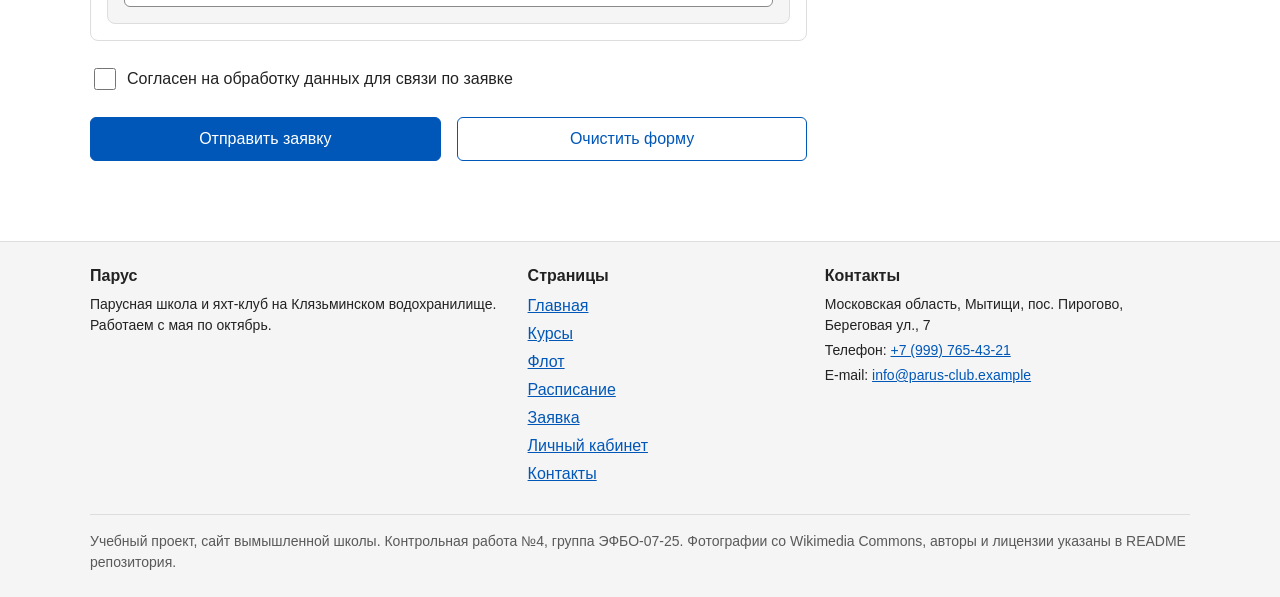
<file: order.html>
<!DOCTYPE html>
<html lang="ru">
<head>
    <meta charset="UTF-8">
    <meta name="viewport" content="width=device-width, initial-scale=1.0">
    <meta name="description" content="Заявка на курс, выход под парусом или аренду яхты, калькулятор стоимости.">
    <title>Заявка | Парус</title>
    <link rel="icon" href="images/favicon.svg" type="image/svg+xml">
    <link rel="stylesheet" href="css/style.css">
    <link rel="stylesheet" href="css/responsive.css">
    <script src="js/data.js" defer></script>
    <script src="js/utils.js" defer></script>
    <script src="js/notify.js" defer></script>
    <script src="js/cart.js" defer></script>
    <script src="js/validation.js" defer></script>
    <script src="js/account.js" defer></script>
    <script src="js/order.js" defer></script>
    <script src="js/calculator.js" defer></script>
    <script src="js/main.js" defer></script>
</head>
<body>
    <a class="skip-link" href="#main">Перейти к основному содержимому</a>

    <header class="site-header" id="top">
        <div class="site-header__inner">
            <a class="site-header__logo" href="index.html">Парус</a>

            <button class="site-header__toggle" type="button" aria-expanded="false" aria-controls="site-nav">Меню</button>

            <nav class="site-nav" id="site-nav" aria-label="Основная навигация">
                <ul class="site-nav__list">
                    <li class="site-nav__item"><a class="site-nav__link" href="index.html">Главная</a></li>
                    <li class="site-nav__item"><a class="site-nav__link" href="courses.html">Курсы</a></li>
                    <li class="site-nav__item"><a class="site-nav__link" href="fleet.html">Флот</a></li>
                    <li class="site-nav__item"><a class="site-nav__link" href="schedule.html">Расписание</a></li>
                    <li class="site-nav__item"><a class="site-nav__link site-nav__link--active" href="order.html" aria-current="page">Заявка</a></li>
                    <li class="site-nav__item"><a class="site-nav__link" href="account.html#cart">Мои записи <span data-cart-count>(0)</span></a></li>
                    <li class="site-nav__item"><a class="site-nav__link" href="account.html">Личный кабинет</a></li>
                    <li class="site-nav__item"><a class="site-nav__link" href="contacts.html">Контакты</a></li>
                </ul>
            </nav>
        </div>
    </header>

    <main id="main" class="main" tabindex="-1">
        <h1>Заявка</h1>
        <p class="section__text">Выберите курс, выход или аренду, укажите данные и способ оплаты. Администратор подтвердит заявку по телефону.</p>

        <div class="order">
            <div class="order__main">
                <form class="form" id="order-form" novalidate>
                    <p class="form__note">Поля, отмеченные звёздочкой, обязательны для заполнения.</p>
                    <fieldset class="form__fieldset">
                        <legend class="form__legend">Что вы выбираете</legend>
                        <div class="form">
                            <div class="form__group">
                                <label class="form__label" for="order-item">Курс, выход или аренда <span class="form__required" aria-hidden="true">*</span></label>
                                <select class="form__select" id="order-item" name="item" required aria-describedby="order-item-error">
                                    <option value="">Выберите из списка</option>
                                </select>
                                <p class="form__error" id="order-item-error"></p>
                            </div>
                            <div class="form__row">
                                <div class="form__group">
                                    <label class="form__label" for="order-date">Желаемая дата</label>
                                    <input class="form__input" id="order-date" name="date" type="date" aria-describedby="order-date-error">
                                    <p class="form__error" id="order-date-error"></p>
                                </div>
                                <div class="form__group">
                                    <label class="form__label" for="order-people">Человек в заявке <span class="form__required" aria-hidden="true">*</span></label>
                                    <input class="form__input" id="order-people" name="people" type="number" required min="1" max="8" value="1" aria-describedby="order-people-error">
                                    <p class="form__error" id="order-people-error"></p>
                                </div>
                            </div>
                            <div class="form__row">
                                <div class="form__group">
                                    <label class="form__label" for="order-days">Дней аренды</label>
                                    <input class="form__input" id="order-days" name="days" type="number" min="1" max="14" value="1" aria-describedby="order-days-hint order-days-error">
                                    <p class="form__note" id="order-days-hint">Заполняйте только для аренды яхты</p>
                                    <p class="form__error" id="order-days-error"></p>
                                </div>
                                <div class="form__check">
                                    <input id="order-captain" name="captain" type="checkbox" value="1">
                                    <label for="order-captain">С капитаном (для аренды)</label>
                                </div>
                            </div>
                            <p class="order-summary" id="order-total" aria-live="polite"></p>
                            <p class="form__note" id="order-note" aria-live="polite"></p>
                        </div>
                    </fieldset>

                    <fieldset class="form__fieldset">
                        <legend class="form__legend">Ваши данные</legend>
                        <div class="form">
                            <div class="form__row">
                                <div class="form__group">
                                    <label class="form__label" for="order-name">Фамилия и имя <span class="form__required" aria-hidden="true">*</span></label>
                                    <input class="form__input" id="order-name" name="name" type="text" required autocomplete="name" aria-describedby="order-name-error">
                                    <p class="form__error" id="order-name-error"></p>
                                </div>
                                <div class="form__group">
                                    <label class="form__label" for="order-phone">Телефон <span class="form__required" aria-hidden="true">*</span></label>
                                    <input class="form__input" id="order-phone" name="phone" type="tel" required autocomplete="tel" aria-describedby="order-phone-hint order-phone-error">
                                    <p class="form__note" id="order-phone-hint">Например, +7 999 123-45-67</p>
                                    <p class="form__error" id="order-phone-error"></p>
                                </div>
                            </div>
                            <div class="form__group">
                                <label class="form__label" for="order-email">E-mail <span class="form__required" aria-hidden="true">*</span></label>
                                <input class="form__input" id="order-email" name="email" type="email" required autocomplete="email" aria-describedby="order-email-error">
                                <p class="form__error" id="order-email-error"></p>
                            </div>
                            <div class="form__group">
                                <label class="form__label" for="order-comment">Комментарий</label>
                                <textarea class="form__textarea" id="order-comment" name="comment" rows="4" aria-describedby="order-comment-error"></textarea>
                                <p class="form__error" id="order-comment-error"></p>
                            </div>
                        </div>
                    </fieldset>

                    <fieldset class="form__fieldset" id="payment">
                        <legend class="form__legend">Способ оплаты</legend>
                        <div class="form">
                            <div class="form__check">
                                <input id="pay-method-card" name="pay" type="radio" value="card" checked>
                                <label for="pay-method-card">Банковская карта</label>
                            </div>
                            <div class="form__check">
                                <input id="pay-method-sbp" name="pay" type="radio" value="sbp">
                                <label for="pay-method-sbp">СБП</label>
                            </div>
                            <div class="form__check">
                                <input id="pay-method-cash" name="pay" type="radio" value="cash">
                                <label for="pay-method-cash">На месте, в клубе</label>
                            </div>

                            <div class="form payment-block" data-payment="card">
                                <p class="payment-block__title">Оплата картой</p>
                                <div class="form__group">
                                    <label class="form__label" for="pay-card-number">Номер карты <span class="form__required" aria-hidden="true">*</span></label>
                                    <input class="form__input" id="pay-card-number" type="text" required autocomplete="cc-number" inputmode="numeric" maxlength="19" placeholder="0000 0000 0000 0000" aria-describedby="pay-card-number-hint pay-card-number-error">
                                    <p class="form__note" id="pay-card-number-hint">Учебный сайт, платёж не проводится, данные карты не сохраняются. Для проверки подойдёт карта 4111 1111 1111 1111, срок 12/30, код 123.</p>
                                    <p class="form__error" id="pay-card-number-error"></p>
                                </div>
                                <div class="form__row">
                                    <div class="form__group">
                                        <label class="form__label" for="pay-card-expiry">Срок действия <span class="form__required" aria-hidden="true">*</span></label>
                                        <input class="form__input" id="pay-card-expiry" type="text" required autocomplete="cc-exp" maxlength="5" placeholder="ММ/ГГ" aria-describedby="pay-card-expiry-error">
                                        <p class="form__error" id="pay-card-expiry-error"></p>
                                    </div>
                                    <div class="form__group">
                                        <label class="form__label" for="pay-card-cvc">Код CVC <span class="form__required" aria-hidden="true">*</span></label>
                                        <input class="form__input" id="pay-card-cvc" type="password" required autocomplete="cc-csc" inputmode="numeric" maxlength="3" aria-describedby="pay-card-cvc-error">
                                        <p class="form__error" id="pay-card-cvc-error"></p>
                                    </div>
                                </div>
                                <div class="form__group">
                                    <label class="form__label" for="pay-card-holder">Имя на карте <span class="form__required" aria-hidden="true">*</span></label>
                                    <input class="form__input" id="pay-card-holder" type="text" required autocomplete="cc-name" placeholder="IVAN IVANOV" aria-describedby="pay-card-holder-error">
                                    <p class="form__error" id="pay-card-holder-error"></p>
                                </div>
                            </div>

                            <div class="form payment-block" data-payment="sbp">
                                <p class="payment-block__title">Оплата через СБП</p>
                                <div class="form__group">
                                    <label class="form__label" for="pay-sbp-phone">Телефон, к которому привязан банк <span class="form__required" aria-hidden="true">*</span></label>
                                    <input class="form__input" id="pay-sbp-phone" type="tel" required autocomplete="tel" aria-describedby="pay-sbp-phone-hint pay-sbp-phone-error">
                                    <p class="form__note" id="pay-sbp-phone-hint">Счёт придёт в приложение банка</p>
                                    <p class="form__error" id="pay-sbp-phone-error"></p>
                                </div>
                            </div>

                            <div class="form payment-block" data-payment="cash">
                                <p class="payment-block__title">Оплата на месте</p>
                                <p>Платите в клубе перед выходом наличными или картой. Бронь держим 24 часа, потом место освобождается. Дополнительных полей здесь нет.</p>
                            </div>
                        </div>
                    </fieldset>

                    <div class="form__check">
                        <input id="order-agree" name="agree" type="checkbox" value="1" required>
                        <label for="order-agree">Согласен на обработку данных для связи по заявке</label>
                    </div>
                    <p class="form__error" id="order-agree-error"></p>
                    <div class="form__actions">
                        <button class="button button--primary" type="submit">Отправить заявку</button>
                        <button class="button button--secondary" type="reset">Очистить форму</button>
                    </div>
                    <div class="form__result" id="order-result" aria-live="polite"></div>
                    <p><a class="button button--secondary" id="order-status-link" href="account.html#status" hidden>Узнать статус заявки</a></p>
                </form>
            </div>

            <aside class="order__aside">
                <section class="aside-box" aria-labelledby="steps-title">
                    <h2 id="steps-title">Как проходит запись</h2>
                    <ol class="steps">
                        <li class="steps__item">Вы отправляете заявку, ей присваивается номер.</li>
                        <li class="steps__item">Администратор звонит и подтверждает дату.</li>
                        <li class="steps__item">Вы оплачиваете участие выбранным способом.</li>
                        <li class="steps__item">Приезжаете в клуб за 20 минут до начала.</li>
                    </ol>
                </section>

                <section class="calc" id="calc" aria-labelledby="calc-title">
                    <h2 id="calc-title">Калькулятор стоимости</h2>
                    <form class="form" id="calc-form" novalidate>
                        <div class="form__group">
                            <label class="form__label" for="calc-kind">Что нужно</label>
                            <select class="form__select" id="calc-kind" name="kind" aria-describedby="calc-kind-error">
                                <option value="course">Курс</option>
                                <option value="rent">Аренда яхты</option>
                            </select>
                            <p class="form__error" id="calc-kind-error"></p>
                        </div>
                        <div class="form__group">
                            <label class="form__label" for="calc-item">Что считаем</label>
                            <select class="form__select" id="calc-item" name="item" aria-describedby="calc-item-error">
                            </select>
                            <p class="form__error" id="calc-item-error"></p>
                        </div>
                        <div class="form__row">
                            <div class="form__group">
                                <label class="form__label" for="calc-people">Человек</label>
                                <input class="form__input" id="calc-people" name="people" type="number" min="1" max="8" value="1" aria-describedby="calc-people-error">
                                <p class="form__error" id="calc-people-error"></p>
                            </div>
                            <div class="form__group">
                                <label class="form__label" for="calc-days">Дней или занятий</label>
                                <input class="form__input" id="calc-days" name="days" type="number" min="1" max="14" value="1" aria-describedby="calc-days-error">
                                <p class="form__error" id="calc-days-error"></p>
                            </div>
                        </div>
                        <div class="form__check">
                            <input id="calc-captain" name="captain" type="checkbox" value="1">
                            <label for="calc-captain">С капитаном (для аренды)</label>
                        </div>
                        <fieldset class="form__fieldset">
                            <legend class="form__legend">Дополнительно</legend>
                            <div class="form__check">
                                <input id="calc-opt-gear" name="option" type="checkbox" value="gear" data-price="500" data-per="day">
                                <label for="calc-opt-gear">Гидрокостюм и жилет, 500 руб. в день</label>
                            </div>
                            <div class="form__check">
                                <input id="calc-opt-photo" name="option" type="checkbox" value="photo" data-price="1000" data-per="once">
                                <label for="calc-opt-photo">Фото и видео с воды, 1 000 руб.</label>
                            </div>
                            <div class="form__check">
                                <input id="calc-opt-insurance" name="option" type="checkbox" value="insurance" data-price="300" data-per="person">
                                <label for="calc-opt-insurance">Страховка, 300 руб. на человека</label>
                            </div>
                        </fieldset>
                        <ul class="calc__lines" id="calc-lines" aria-live="polite"></ul>
                        <p class="calc__result" id="calc-result" aria-live="polite">Итого: <strong id="calc-total">0 руб.</strong></p>
                        <div class="form__actions">
                            <button class="button button--primary" type="submit">Рассчитать</button>
                            <button class="button button--secondary" type="button" id="calc-add">В мои записи</button>
                        </div>
                    </form>
                </section>
            </aside>
        </div>
    </main>

    <footer class="site-footer">
        <div class="site-footer__inner">
            <div class="site-footer__col">
                <h2 class="site-footer__title">Парус</h2>
                <p class="site-footer__text">Парусная школа и яхт-клуб на Клязьминском водохранилище. Работаем с мая по октябрь.</p>
            </div>
            <div class="site-footer__col">
                <h2 class="site-footer__title">Страницы</h2>
                <ul class="site-footer__list">
                    <li class="site-footer__item"><a href="index.html">Главная</a></li>
                    <li class="site-footer__item"><a href="courses.html">Курсы</a></li>
                    <li class="site-footer__item"><a href="fleet.html">Флот</a></li>
                    <li class="site-footer__item"><a href="schedule.html">Расписание</a></li>
                    <li class="site-footer__item"><a href="order.html">Заявка</a></li>
                    <li class="site-footer__item"><a href="account.html">Личный кабинет</a></li>
                    <li class="site-footer__item"><a href="contacts.html">Контакты</a></li>
                </ul>
            </div>
            <div class="site-footer__col">
                <h2 class="site-footer__title">Контакты</h2>
                <p class="site-footer__text">Московская область, Мытищи, пос. Пирогово, Береговая ул., 7</p>
                <p class="site-footer__text">Телефон: <a href="tel:+79997654321">+7 (999) 765-43-21</a></p>
                <p class="site-footer__text">E-mail: <a href="mailto:info@parus-club.example">info@parus-club.example</a></p>
            </div>
        </div>
        <p class="site-footer__copy">Учебный проект, сайт вымышленной школы. Контрольная работа №4, группа ЭФБО-07-25. Фотографии со Wikimedia Commons, авторы и лицензии указаны в README репозитория.</p>
    </footer>
</body>
</html>
</file>
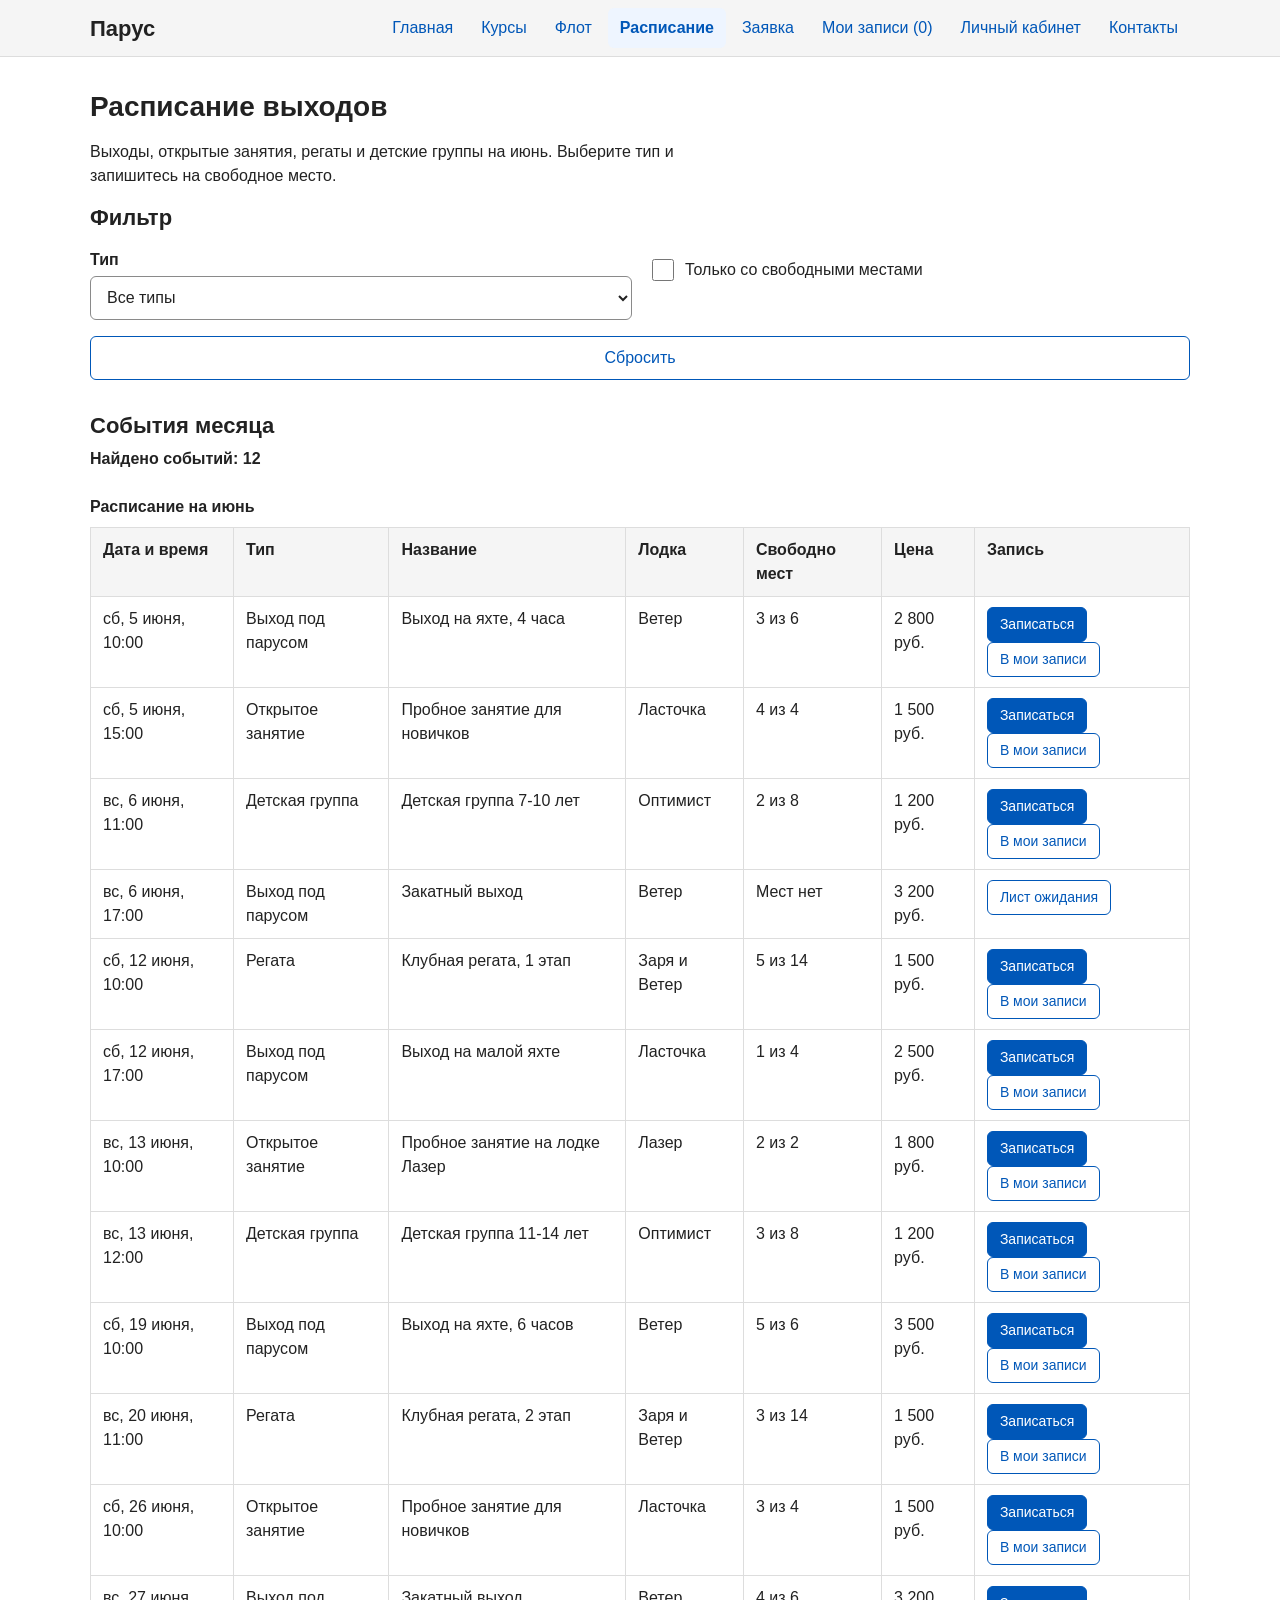
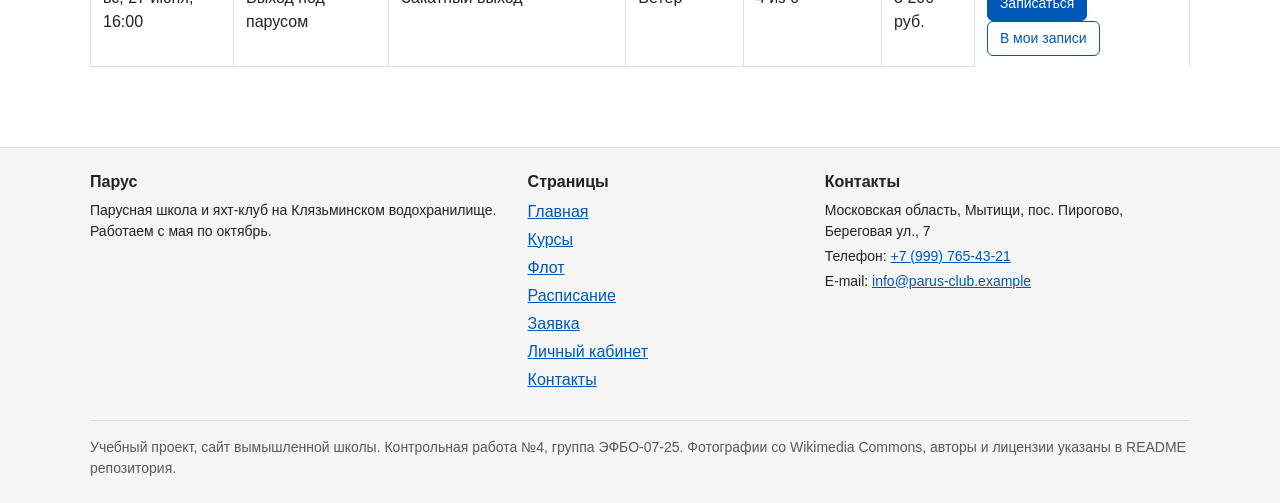
<file: schedule.html>
<!DOCTYPE html>
<html lang="ru">
<head>
    <meta charset="UTF-8">
    <meta name="viewport" content="width=device-width, initial-scale=1.0">
    <meta name="description" content="Расписание выходов под парусом, занятий, регат и детских групп на месяц.">
    <title>Расписание | Парус</title>
    <link rel="icon" href="images/favicon.svg" type="image/svg+xml">
    <link rel="stylesheet" href="css/style.css">
    <link rel="stylesheet" href="css/responsive.css">
    <script src="js/data.js" defer></script>
    <script src="js/utils.js" defer></script>
    <script src="js/notify.js" defer></script>
    <script src="js/cart.js" defer></script>
    <script src="js/schedule.js" defer></script>
    <script src="js/main.js" defer></script>
</head>
<body>
    <a class="skip-link" href="#main">Перейти к основному содержимому</a>

    <header class="site-header" id="top">
        <div class="site-header__inner">
            <a class="site-header__logo" href="index.html">Парус</a>

            <button class="site-header__toggle" type="button" aria-expanded="false" aria-controls="site-nav">Меню</button>

            <nav class="site-nav" id="site-nav" aria-label="Основная навигация">
                <ul class="site-nav__list">
                    <li class="site-nav__item"><a class="site-nav__link" href="index.html">Главная</a></li>
                    <li class="site-nav__item"><a class="site-nav__link" href="courses.html">Курсы</a></li>
                    <li class="site-nav__item"><a class="site-nav__link" href="fleet.html">Флот</a></li>
                    <li class="site-nav__item"><a class="site-nav__link site-nav__link--active" href="schedule.html" aria-current="page">Расписание</a></li>
                    <li class="site-nav__item"><a class="site-nav__link" href="order.html">Заявка</a></li>
                    <li class="site-nav__item"><a class="site-nav__link" href="account.html#cart">Мои записи <span data-cart-count>(0)</span></a></li>
                    <li class="site-nav__item"><a class="site-nav__link" href="account.html">Личный кабинет</a></li>
                    <li class="site-nav__item"><a class="site-nav__link" href="contacts.html">Контакты</a></li>
                </ul>
            </nav>
        </div>
    </header>

    <main id="main" class="main" tabindex="-1">
        <h1>Расписание выходов</h1>
        <p class="section__text">Выходы, открытые занятия, регаты и детские группы на июнь. Выберите тип и запишитесь на свободное место.</p>

        <section class="section" aria-labelledby="schedule-filter-title">
            <h2 id="schedule-filter-title">Фильтр</h2>
            <form class="form" id="schedule-form" novalidate>
                <div class="form__row">
                    <div class="form__group">
                        <label class="form__label" for="schedule-type">Тип</label>
                        <select class="form__select" id="schedule-type" name="type" aria-describedby="schedule-type-error">
                            <option value="all">Все типы</option>
                            <option value="trip">Выход под парусом</option>
                            <option value="lesson">Открытое занятие</option>
                            <option value="regatta">Регата</option>
                            <option value="kids">Детская группа</option>
                        </select>
                        <p class="form__error" id="schedule-type-error"></p>
                    </div>
                    <div class="form__check">
                        <input id="schedule-free" name="free" type="checkbox" value="1">
                        <label for="schedule-free">Только со свободными местами</label>
                    </div>
                </div>
                <div class="form__actions">
                    <button class="button button--secondary" type="button" id="schedule-reset">Сбросить</button>
                </div>
            </form>
        </section>

        <section class="section" id="schedule-list">
            <h2 class="section__title">События месяца</h2>
            <p class="catalog-count" id="schedule-count" aria-live="polite"></p>
            <table class="info-table table--cards">
                <caption id="schedule-caption">Расписание на июнь</caption>
                <thead>
                    <tr><th scope="col">Дата и время</th><th scope="col">Тип</th><th scope="col">Название</th><th scope="col">Лодка</th><th scope="col">Свободно мест</th><th scope="col">Цена</th><th scope="col">Запись</th></tr>
                </thead>
                <tbody id="schedule-body"></tbody>
            </table>
            <p class="catalog-empty" id="schedule-empty" hidden>Событий с такими условиями нет. Выберите другой тип.</p>
        </section>
    </main>

    <footer class="site-footer">
        <div class="site-footer__inner">
            <div class="site-footer__col">
                <h2 class="site-footer__title">Парус</h2>
                <p class="site-footer__text">Парусная школа и яхт-клуб на Клязьминском водохранилище. Работаем с мая по октябрь.</p>
            </div>
            <div class="site-footer__col">
                <h2 class="site-footer__title">Страницы</h2>
                <ul class="site-footer__list">
                    <li class="site-footer__item"><a href="index.html">Главная</a></li>
                    <li class="site-footer__item"><a href="courses.html">Курсы</a></li>
                    <li class="site-footer__item"><a href="fleet.html">Флот</a></li>
                    <li class="site-footer__item"><a href="schedule.html">Расписание</a></li>
                    <li class="site-footer__item"><a href="order.html">Заявка</a></li>
                    <li class="site-footer__item"><a href="account.html">Личный кабинет</a></li>
                    <li class="site-footer__item"><a href="contacts.html">Контакты</a></li>
                </ul>
            </div>
            <div class="site-footer__col">
                <h2 class="site-footer__title">Контакты</h2>
                <p class="site-footer__text">Московская область, Мытищи, пос. Пирогово, Береговая ул., 7</p>
                <p class="site-footer__text">Телефон: <a href="tel:+79997654321">+7 (999) 765-43-21</a></p>
                <p class="site-footer__text">E-mail: <a href="mailto:info@parus-club.example">info@parus-club.example</a></p>
            </div>
        </div>
        <p class="site-footer__copy">Учебный проект, сайт вымышленной школы. Контрольная работа №4, группа ЭФБО-07-25. Фотографии со Wikimedia Commons, авторы и лицензии указаны в README репозитория.</p>
    </footer>
</body>
</html>
</file>
<file: css/style.css>
/* ===============================
1. Переменные проекта
=============================== */

:root {
    /* Основные цвета проекта */
    --color-bg: #ffffff;
    --color-text: #222222;
    --color-muted: #595959;
    --color-primary: #0057b8;
    --color-primary-dark: #003f86;
    --color-border: #dddddd;
    --color-field: #8a8a8a;
    --color-surface: #f5f5f5;
    --color-surface-accent: #eef5ff;
    --color-danger: #b00020;
    --color-success: #2e7d32;
    --color-warning: #8a5a00;
    --color-white: #ffffff;

    /* Отступы */
    --space-xs: 4px;
    --space-sm: 8px;
    --space-md: 16px;
    --space-lg: 24px;
    --space-xl: 32px;

    /* Скругления */
    --radius-sm: 6px;
    --radius-md: 8px;

    /* Размеры */
    --container-width: 1100px;
    --header-height: 64px;
}

/* ===============================
2. Базовые стили
=============================== */

body {
    margin: 0;
    font-family: Arial, Helvetica, sans-serif;
    font-size: 16px;
    line-height: 1.5;
    color: var(--color-text);
    background-color: var(--color-bg);
}

h1,
h2,
h3 {
    margin: 0 0 var(--space-md);
    line-height: 1.25;
}

h1 {
    font-size: 28px;
}

h2 {
    font-size: 22px;
}

h3 {
    font-size: 18px;
}

p {
    margin: 0 0 var(--space-md);
}

a {
    color: var(--color-primary);
}

a:hover {
    color: var(--color-primary-dark);
}

/*
Кнопка - отдельный блок. Цвет задаёт модификатор:
button--primary (основная) или button--secondary (второстепенная).
*/
.button {
    display: inline-block;
    padding: var(--space-sm) var(--space-md);
    font: inherit;
    text-align: center;
    text-decoration: none;
    border: 1px solid var(--color-primary);
    border-radius: var(--radius-sm);
    cursor: pointer;
}

.button--primary {
    color: var(--color-white);
    background-color: var(--color-primary);
}

/*
Цвет текста указан ещё раз, иначе у ссылки-кнопки срабатывает a:hover
и текст сливается с фоном.
*/
.button--primary:hover {
    color: var(--color-white);
    background-color: var(--color-primary-dark);
}

.button--secondary {
    color: var(--color-primary);
    background-color: var(--color-white);
}

.button--secondary:hover {
    color: var(--color-primary-dark);
    background-color: var(--color-surface-accent);
}

.button--small {
    padding: 6px 12px;
    font-size: 14px;
}

/*
Бейдж: категория курса, статус заявки, пометка "Набор закрыт".
*/
.badge {
    display: inline-block;
    padding: 2px 8px;
    font-size: 13px;
    font-weight: bold;
    color: var(--color-primary);
    background-color: var(--color-surface-accent);
    border: 1px solid var(--color-primary);
    border-radius: 4px;
}

.badge--closed {
    color: var(--color-danger);
    background-color: var(--color-white);
    border-color: var(--color-danger);
}

.badge--ok {
    color: var(--color-success);
    background-color: var(--color-white);
    border-color: var(--color-success);
}

.badge--wait {
    color: var(--color-warning);
    background-color: var(--color-white);
    border-color: var(--color-warning);
}

.muted {
    color: var(--color-muted);
}

/* ===============================
3. Шапка и навигация
=============================== */

.site-header {
    background-color: var(--color-surface);
    border-bottom: 1px solid var(--color-border);
}

.site-header__logo {
    font-size: 22px;
    font-weight: bold;
    color: var(--color-text);
    text-decoration: none;
}

.site-header__logo:hover {
    color: var(--color-primary);
}

.site-nav__list {
    margin: 0;
    padding: 0;
    list-style: none;
}

.site-nav__link {
    color: var(--color-primary);
    text-decoration: none;
    border-radius: var(--radius-sm);
}

.site-nav__link:hover {
    color: var(--color-white);
    background-color: var(--color-primary);
}

/* Пункт текущей страницы */
.site-nav__link--active {
    font-weight: bold;
    background-color: var(--color-surface-accent);
}

/* ===============================
4. Подвал
=============================== */

.site-footer {
    margin-top: var(--space-xl);
    background-color: var(--color-surface);
    border-top: 1px solid var(--color-border);
}

.site-footer__title {
    margin-bottom: var(--space-sm);
    font-size: 16px;
}

.site-footer__list {
    margin: 0;
    padding: 0;
    list-style: none;
}

.site-footer__item {
    margin-bottom: var(--space-xs);
}

.site-footer__text {
    margin: 0 0 var(--space-xs);
    font-size: 14px;
}

.site-footer__copy {
    margin: 0;
    padding: var(--space-md) 0 var(--space-lg);
    font-size: 14px;
    color: var(--color-muted);
    border-top: 1px solid var(--color-border);
}

/* ===============================
5. Разделы страницы
=============================== */

.section {
    margin-bottom: var(--space-xl);
}

.section__header {
    margin-bottom: var(--space-md);
}

.section__title {
    margin-bottom: var(--space-sm);
}

.section__text {
    max-width: 70ch;
}

/* Главный блок страницы */
.hero__title {
    font-size: 30px;
}

.hero__text {
    font-size: 18px;
}

.hero__image {
    display: block;
    border: 1px solid var(--color-border);
    border-radius: var(--radius-md);
}

/* Короткие факты о школе */
.facts__item {
    padding: var(--space-md);
    background-color: var(--color-surface);
    border: 1px solid var(--color-border);
    border-radius: var(--radius-md);
}

.facts__title {
    margin-bottom: var(--space-xs);
    font-size: 18px;
}

.facts__text {
    margin: 0;
}

/* ===============================
6. Карточки курсов, лодок и отзывов
=============================== */

.product-card {
    background-color: var(--color-white);
    border: 1px solid var(--color-border);
    border-radius: var(--radius-md);
    overflow: hidden;
}

.product-card__image {
    display: block;
    width: 100%;
    aspect-ratio: 4 / 3;
    object-fit: cover;
}

.product-card__body {
    padding: var(--space-md);
}

.product-card__category {
    margin-bottom: var(--space-xs);
    font-size: 14px;
    color: var(--color-muted);
}

.product-card__title {
    margin-bottom: var(--space-sm);
    font-size: 18px;
}

.product-card__link {
    color: var(--color-text);
    text-decoration: none;
}

.product-card__link:hover {
    color: var(--color-primary);
    text-decoration: underline;
}

.product-card__description {
    font-size: 15px;
}

.product-card__meta {
    margin: 0 0 var(--space-sm);
    padding: 0;
    font-size: 14px;
    list-style: none;
}

.product-card__price {
    margin-bottom: var(--space-md);
    font-size: 20px;
    font-weight: bold;
}

/* Старая цена до скидки */
.product-card__old-price {
    margin-right: var(--space-xs);
    font-size: 15px;
    font-weight: normal;
    color: var(--color-muted);
}

.review {
    margin: 0;
    padding: var(--space-md);
    background-color: var(--color-surface);
    border: 1px solid var(--color-border);
    border-radius: var(--radius-md);
}

.review__text {
    margin-bottom: var(--space-sm);
}

.review__author {
    margin: 0;
    font-size: 14px;
    color: var(--color-muted);
}

/* ===============================
7. Таблицы
=============================== */

.info-table {
    border-collapse: collapse;
}

.info-table th,
.info-table td {
    padding: 10px 12px;
    text-align: left;
    vertical-align: top;
    border: 1px solid var(--color-border);
}

.info-table th {
    background-color: var(--color-surface);
}

.info-table caption {
    padding: var(--space-sm) 0;
    font-weight: bold;
    text-align: left;
}

/* ===============================
8. Каталог и фильтры
=============================== */

.catalog-filters {
    padding: var(--space-md);
    background-color: var(--color-surface);
    border: 1px solid var(--color-border);
    border-radius: var(--radius-md);
}

.catalog-filters__title {
    margin-bottom: var(--space-md);
    font-size: 18px;
}

.catalog-count {
    font-weight: bold;
}

.catalog-empty {
    padding: var(--space-md);
    border: 1px dashed var(--color-field);
    border-radius: var(--radius-md);
}

/* ===============================
9. Формы
=============================== */

.form__label {
    font-weight: bold;
}

.form__input,
.form__select,
.form__textarea {
    padding: 10px 12px;
    font: inherit;
    color: var(--color-text);
    background-color: var(--color-white);
    border: 1px solid var(--color-field);
    border-radius: var(--radius-sm);
}

.form__textarea {
    resize: vertical;
}

.form__fieldset {
    margin: 0;
    padding: var(--space-sm) var(--space-md) var(--space-md);
    border: 1px solid var(--color-border);
    border-radius: var(--radius-md);
}

.form__legend {
    padding: 0 var(--space-sm);
    font-weight: bold;
}

.form__note {
    margin: 0;
    font-size: 14px;
    color: var(--color-muted);
}

.form__error {
    margin: 0;
    font-size: 14px;
    color: var(--color-danger);
}

.form__error:empty {
    display: none;
}

.form__check {
    display: flex;
    align-items: flex-start;
    gap: var(--space-sm);
}

.payment-block__title {
    margin: 0;
    font-size: 18px;
    font-weight: bold;
}

.payment-block {
    padding: var(--space-md);
    background-color: var(--color-surface);
    border: 1px solid var(--color-border);
    border-radius: var(--radius-md);
}

.form__result:empty {
    display: none;
}

.form__result {
    margin: 0;
    padding: var(--space-md);
    background-color: var(--color-surface-accent);
    border: 1px solid var(--color-primary);
    border-radius: var(--radius-md);
}

/* Сообщение формы с ошибкой: красная рамка и текст вместо синей рамки */
.form__result--error {
    color: var(--color-danger);
    background-color: var(--color-white);
    border-color: var(--color-danger);
}

/* ===============================
10. Модальное окно
=============================== */

.modal {
    padding: var(--space-md);
    color: var(--color-text);
    background-color: var(--color-white);
    border: 1px solid var(--color-field);
    border-radius: var(--radius-md);
}

.modal::backdrop {
    background-color: rgb(0 0 0 / 0.5);
}

.modal__title {
    margin-bottom: var(--space-sm);
}

.modal__close {
    font: inherit;
    font-size: 24px;
    line-height: 1;
    color: var(--color-text);
    background-color: var(--color-white);
    border: 1px solid var(--color-field);
    border-radius: var(--radius-sm);
    cursor: pointer;
}

/* ===============================
11. Страница курса, флот, расписание, заказ, кабинет, контакты
=============================== */

.course__facts,
.specs {
    margin: 0 0 var(--space-md);
    padding: 0;
}

.course__facts dt,
.specs dt {
    font-weight: bold;
}

.program__item {
    margin-bottom: var(--space-md);
}

.instructor {
    padding: var(--space-md);
    border: 1px solid var(--color-border);
    border-radius: var(--radius-md);
}

.instructor__name {
    margin-bottom: var(--space-xs);
    font-size: 18px;
}

.instructor__role {
    margin-bottom: var(--space-sm);
    font-size: 14px;
    color: var(--color-muted);
}

.steps {
    margin: 0;
    padding-left: 20px;
}

.steps__item {
    margin-bottom: var(--space-sm);
}

.calc,
.aside-box,
.quiz,
.auth__box,
.status {
    padding: var(--space-md);
    border: 1px solid var(--color-border);
    border-radius: var(--radius-md);
}

.calc__result {
    margin: 0;
    font-size: 18px;
}

.form + .status {
    margin-top: var(--space-md);
}

.status-steps {
    margin: 0 0 var(--space-md);
    padding-left: 20px;
}

.status-steps__item--done {
    color: var(--color-success);
}

.status-steps__item--current {
    font-weight: bold;
}

.cart__total {
    font-size: 20px;
    font-weight: bold;
}

.contact-card {
    padding: var(--space-md);
    background-color: var(--color-surface);
    border: 1px solid var(--color-border);
    border-radius: var(--radius-md);
}

.contact-card__title {
    margin-bottom: var(--space-xs);
    font-size: 16px;
}

.contact-card__text {
    margin: 0;
}

.map {
    border: 1px solid var(--color-border);
    border-radius: var(--radius-md);
}

.faq__item {
    padding: var(--space-sm) var(--space-md);
    border: 1px solid var(--color-border);
    border-radius: var(--radius-md);
}

.faq__question {
    font-weight: bold;
    cursor: pointer;
}

.faq__answer {
    margin: var(--space-sm) 0 0;
}

/* ===============================
12. Доступность
=============================== */

/*
Видимый фокус при переходе клавишей Tab на всех интерактивных
элементах: ссылки, кнопки, поля, вопросы, прокручиваемая обёртка таблицы.
Рамка 3px с отступом заметна и на синих кнопках.
*/
:focus-visible {
    outline: 3px solid var(--color-primary);
    outline-offset: 3px;
}

/*
Ссылка пропуска к основному содержимому. Спрятана за верхним краем
экрана и появляется только при фокусе с клавиатуры.
display: none не используем, иначе до неё нельзя дойти клавишей Tab.
*/
.skip-link {
    position: absolute;
    top: -100px;
    left: var(--space-md);
    z-index: 1000;
    padding: var(--space-sm) 12px;
    color: var(--color-white);
    background-color: #111111;
    border-radius: var(--radius-sm);
    text-decoration: none;
}

.skip-link:focus,
.skip-link:focus-visible {
    top: var(--space-md);
    color: var(--color-white);
}

/*
На main фокус переходит после ссылки пропуска (tabindex="-1").
Рамку вокруг всего содержимого страницы не рисуем.
*/
.main:focus {
    outline: none;
}

/*
Звёздочка у обязательных полей. Цвет не единственный признак:
рядом с формой есть пояснение, а у поля стоит атрибут required.
*/
.form__required {
    color: var(--color-danger);
}

/* Недоступные поля (например, дни аренды для курса) выглядят серыми */
.form__input:disabled,
.form__select:disabled,
.form__textarea:disabled {
    color: var(--color-muted);
    background-color: var(--color-surface);
    cursor: not-allowed;
}

.form__check input:disabled + label {
    color: var(--color-muted);
}

/* Поле с ошибкой выделяется рамкой и текстом сообщения под полем */
.form__input[aria-invalid="true"],
.form__select[aria-invalid="true"],
.form__textarea[aria-invalid="true"] {
    border-color: var(--color-danger);
    border-width: 2px;
}

/* ===============================
13. Всплывающие уведомления
=============================== */

.toasts {
    position: fixed;
    right: var(--space-md);
    bottom: var(--space-md);
    z-index: 2000;
    display: grid;
    gap: var(--space-sm);
    width: min(100% - 32px, 380px);
}

.toast {
    display: flex;
    align-items: flex-start;
    gap: var(--space-sm);
    padding: 12px var(--space-md);
    color: var(--color-text);
    background-color: var(--color-white);
    border: 2px solid var(--color-primary);
    border-radius: var(--radius-md);
}

.toast--success {
    border-color: var(--color-success);
}

.toast--error {
    border-color: var(--color-danger);
}

.toast--warning {
    border-color: var(--color-warning);
}

.toast__title {
    flex: none;
}

.toast--success .toast__title {
    color: var(--color-success);
}

.toast--error .toast__title {
    color: var(--color-danger);
}

.toast--warning .toast__title {
    color: var(--color-warning);
}

.toast--info .toast__title {
    color: var(--color-primary);
}

.toast__text {
    flex: 1;
    min-width: 0;
    overflow-wrap: anywhere;
}

.toast__close {
    flex: none;
    width: 32px;
    height: 32px;
    padding: 0;
    font: inherit;
    font-size: 20px;
    line-height: 1;
    color: var(--color-text);
    background-color: var(--color-white);
    border: 1px solid var(--color-field);
    border-radius: var(--radius-sm);
    cursor: pointer;
}

/* Итоговая сумма в форме заявки */
.order-summary {
    margin: 0;
    font-size: 20px;
    font-weight: bold;
}

/* Блок результата запроса статуса: пока пустой, не показываем рамку */
.status:empty {
    display: none;
}

/* ===============================
14. Калькулятор, тест, сравнение яхт
=============================== */

/* Строки расчёта в калькуляторе */
.calc__lines {
    margin: 0;
    padding-left: 20px;
    font-size: 15px;
}

/* Ответ теста: рекомендованный курс */
.quiz__answer {
    margin-top: var(--space-md);
    padding: var(--space-md);
    background-color: var(--color-white);
    border: 1px solid var(--color-border);
    border-radius: var(--radius-md);
}

.quiz__answer h3 {
    margin-bottom: var(--space-sm);
}

/* Результат сравнения яхт: лучшие значения выделены */
.compare__result .table-wrapper {
    margin-bottom: 0;
}

.compare-table__best {
    font-weight: bold;
    background-color: var(--color-surface-accent);
}

/* Текст только для программ чтения с экрана */
.visually-hidden {
    position: absolute;
    width: 1px;
    height: 1px;
    overflow: hidden;
    clip: rect(0 0 0 0);
    white-space: nowrap;
}
</file>
<file: css/responsive.css>
/*
  Адаптивные стили для контрольной работы №3.
  Подход: Mobile First.
  Базовые стили рассчитаны на мобильный экран.
  Расширения добавляются через min-width медиазапросы.
*/

/*
Точки перелома выбраны там, где содержимому становится тесно
или, наоборот, появляется место, а не под конкретные модели телефонов:

640px  - карточки в две колонки, подвал в две колонки, поля формы по два в строке,
         таблицы-карточки по две в ряд;
768px  - фото рядом с текстом, шапка прилипает к верху окна, блоки с отступами побольше;
900px  - таблицы-карточки снова обычные таблицы, главный блок в две колонки,
         отзывы и преподаватели в три колонки;
1024px - меню в одну строку вместо кнопки, фильтры каталога слева,
         заявка и калькулятор рядом, карточки в три колонки;
1200px - в каталоге с фильтрами три карточки в ряд.

Проверенные ширины: 360px, 430px, 768px, 1024px, 1440px.
*/

/* ===============================
Базовый каркас
=============================== */

*,
*::before,
*::after {
    box-sizing: border-box;
}

html {
    scroll-behavior: smooth;
}

/*
Картинки и видео не выходят за пределы своего блока.
height: auto сохраняет пропорции.
*/
img,
video {
    max-width: 100%;
    height: auto;
}

picture {
    display: block;
}

/* Атрибут hidden прячет элемент, даже если у его класса задан display */
[hidden] {
    display: none !important;
}

/*
Защита от горизонтального скролла всей страницы.
Причины переполнения исправлены в раскладке (таблицы лежат в обёртке,
сетки используют minmax(0, 1fr)), правило оставлено на всякий случай.
*/
body {
    overflow-x: hidden;
}

/*
Контейнер: почти вся ширина экрана, но не больше 1100px.
Отступы по бокам задаёт сама ширина (100% - 32px).
*/
.main,
.site-header__inner,
.site-footer__inner,
.site-footer__copy {
    width: min(100% - 32px, var(--container-width));
    margin-inline: auto;
}

.main {
    padding-block: var(--space-lg) var(--space-sm);
}

/* ===============================
Шапка и меню (телефон)
=============================== */

/*
На телефоне в шапке логотип слева и кнопка "Меню" справа.
flex-wrap нужен, чтобы открытое меню переносилось на новую строку.
*/
.site-header__inner {
    display: flex;
    flex-wrap: wrap;
    align-items: center;
    justify-content: space-between;
    gap: var(--space-sm);
    padding-block: var(--space-sm);
}

.site-header__logo {
    flex-shrink: 0;
}

.site-header__toggle {
    min-height: 44px;
    padding: var(--space-sm) var(--space-md);
    font: inherit;
    color: var(--color-primary);
    background-color: var(--color-white);
    border: 1px solid var(--color-primary);
    border-radius: var(--radius-sm);
    cursor: pointer;
}

.site-header__toggle:hover {
    background-color: var(--color-surface-accent);
}

/*
Меню скрыто, пока не нажата кнопка "Меню".
Класс site-nav--open добавляется в js/main.js.
*/
.site-nav {
    display: none;
    flex-basis: 100%;
}

.site-nav--open {
    display: block;
}

/* На телефоне пункты меню идут в колонку */
.site-nav__list {
    display: flex;
    flex-direction: column;
    gap: var(--space-xs);
    padding-bottom: var(--space-sm);
}

/* display: block делает кликабельным весь пункт, padding увеличивает зону нажатия */
.site-nav__link {
    display: block;
    padding: 12px var(--space-md);
}

/* ===============================
Главный блок
=============================== */

.hero {
    display: grid;
    gap: var(--space-lg);
    align-items: center;
    margin-bottom: var(--space-xl);
}

.hero__content {
    min-width: 0;
}

.hero__title {
    font-size: clamp(26px, 7vw, 40px);
    line-height: 1.15;
}

.hero__actions {
    display: flex;
    flex-wrap: wrap;
    gap: var(--space-sm) var(--space-md);
}

.hero__actions .button {
    flex: 1 1 200px;
    min-height: 44px;
    padding-block: 10px;
}

.hero__picture {
    display: block;
}

.hero__image {
    width: 100%;
    margin-inline: auto;
}

/* ===============================
Блоки с карточками (Grid)
=============================== */

/* Заголовок раздела и ссылка рядом с ним в одной строке */
.section__header {
    display: flex;
    flex-wrap: wrap;
    align-items: baseline;
    justify-content: space-between;
    gap: var(--space-xs) var(--space-md);
}

.facts,
.reviews,
.instructors,
.contacts-grid {
    display: grid;
    grid-template-columns: minmax(0, 1fr);
    gap: var(--space-md);
    margin: 0;
    padding: 0;
    list-style: none;
}

/*
Сетка карточек: одна колонка на телефоне.
minmax(0, 1fr) не даёт длинному слову растянуть колонку.
*/
.products-grid {
    display: grid;
    grid-template-columns: minmax(0, 1fr);
    gap: var(--space-md);
    margin: 0 0 var(--space-lg);
    padding: 0;
    list-style: none;
}

.product-card {
    display: flex;
    flex-direction: column;
    min-width: 0;
}

.product-card__body {
    display: flex;
    flex: 1;
    flex-direction: column;
}

.product-card__title,
.product-card__description {
    overflow-wrap: anywhere;
}

.product-card__actions {
    display: flex;
    flex-wrap: wrap;
    gap: var(--space-sm);
    margin-top: auto;
}

.product-card__actions .button {
    display: flex;
    flex: 1 1 auto;
    align-items: center;
    justify-content: center;
    min-height: 44px;
}

.review,
.instructor,
.contact-card {
    min-width: 0;
    overflow-wrap: anywhere;
}

/* ===============================
Таблицы
=============================== */

/*
Широкая таблица лежит в обёртке с горизонтальной прокруткой,
вся страница при этом не прокручивается вбок.
*/
.table-wrapper {
    width: 100%;
    margin-bottom: var(--space-md);
    overflow-x: auto;
    -webkit-overflow-scrolling: touch;
}

.info-table {
    width: 100%;
}

.table-wrapper .info-table {
    min-width: 640px;
}

/*
Таблица-карточки (самостоятельная доработка).
На телефоне каждая строка таблицы выглядит отдельной карточкой,
название столбца берётся из атрибута data-label у ячейки.
Заголовок таблицы прячется визуально, но остаётся для программ чтения с экрана.
*/
.table--cards {
    display: block;
    width: 100%;
    margin-bottom: var(--space-md);
}

.table--cards caption {
    display: block;
}

.table--cards thead {
    position: absolute;
    width: 1px;
    height: 1px;
    overflow: hidden;
    clip: rect(0 0 0 0);
    white-space: nowrap;
}

.table--cards tbody {
    display: block;
}

.table--cards tr {
    display: block;
    margin-bottom: var(--space-md);
    background-color: var(--color-white);
    border: 1px solid var(--color-border);
    border-radius: var(--radius-md);
}

.table--cards td,
.table--cards tbody th {
    display: flex;
    gap: var(--space-md);
    align-items: center;
    justify-content: space-between;
    min-width: 0;
    text-align: right;
    background-color: transparent;
    border: 0;
    border-bottom: 1px solid var(--color-border);
}

.table--cards tr > :last-child {
    border-bottom: 0;
}

.table--cards td::before {
    flex: 0 0 38%;
    font-weight: bold;
    text-align: left;
    content: attr(data-label);
}

.table--cards .form__input {
    width: 90px;
}

/* Ячейка с кнопкой: без подписи, кнопка на всю ширину карточки */
.table--cards .info-table__action::before {
    display: none;
}

.table--cards .info-table__action .button {
    flex: 1;
    min-height: 44px;
    display: flex;
    align-items: center;
    justify-content: center;
}

/* ===============================
Формы
=============================== */

.form {
    display: grid;
    gap: var(--space-md);
}

.form__group {
    display: grid;
    align-content: start;
    gap: var(--space-xs);
    min-width: 0;
}

.form__row {
    display: grid;
    grid-template-columns: minmax(0, 1fr);
    align-items: start;
    gap: var(--space-md);
}

.form h3 {
    margin: 0;
}

/* Поля не меньше 44px по высоте, чтобы в них было удобно попасть пальцем */
.form__input,
.form__select,
.form__textarea {
    width: 100%;
    min-height: 44px;
}

.form__textarea {
    min-height: 120px;
}

.form__fieldset {
    min-width: 0;
}

.form__check {
    align-items: center;
    min-height: 44px;
}

.form__check input {
    flex: none;
    width: 22px;
    height: 22px;
}

.form__actions {
    display: flex;
    flex-wrap: wrap;
    gap: var(--space-sm) var(--space-md);
}

.form__actions .button {
    flex: 1 1 160px;
    min-height: 44px;
}

/* ===============================
Каталог и фильтры
=============================== */

.catalog-layout {
    display: grid;
    gap: var(--space-lg);
}

.catalog-layout__products {
    min-width: 0;
}

/*
На телефоне и планшете фильтры над карточками и свёрнуты в кнопку.
Открывает их js/main.js (класс catalog-filters--open).
*/
.catalog-filters__toggle {
    width: 100%;
    min-height: 44px;
    padding: var(--space-sm) var(--space-md);
    font: inherit;
    color: var(--color-primary);
    background-color: var(--color-white);
    border: 1px solid var(--color-primary);
    border-radius: var(--radius-sm);
    cursor: pointer;
}

.catalog-filters__form {
    display: none;
    margin-top: var(--space-md);
}

.catalog-filters--open .catalog-filters__form {
    display: grid;
}

.catalog-filters__title {
    display: none;
}

/* ===============================
Модальное окно
=============================== */

/*
Окно не шире экрана минус 32px и прокручивается внутри,
если форма не помещается по высоте.
*/
.modal {
    width: min(100% - 32px, 560px);
    max-height: calc(100vh - 32px);
    overflow: auto;
}

.modal__head {
    display: flex;
    gap: var(--space-md);
    align-items: flex-start;
    justify-content: space-between;
}

.modal__close {
    flex: none;
    width: 44px;
    height: 44px;
}

/* ===============================
Страницы курса, флота, заявки, кабинета, контактов
=============================== */

/*
Блок "текст и фото". На телефоне фото и текст друг под другом,
с 768px текст и фото стоят рядом (две колонки Grid).
*/
.split {
    display: grid;
    gap: var(--space-lg);
}

.split__picture,
.split__text {
    display: block;
    min-width: 0;
}

.split + .facts {
    margin-top: var(--space-lg);
}

.split__image {
    width: 100%;
    border: 1px solid var(--color-border);
    border-radius: var(--radius-md);
}

/* Определения "название - значение" в две колонки */
.course__facts,
.specs {
    display: grid;
    grid-template-columns: max-content minmax(0, 1fr);
    gap: var(--space-xs) var(--space-md);
}

.course__facts dd,
.specs dd {
    margin: 0;
    overflow-wrap: anywhere;
}

.order,
.auth {
    display: grid;
    grid-template-columns: minmax(0, 1fr);
    gap: var(--space-lg);
}

.order__main,
.order__aside {
    display: grid;
    gap: var(--space-lg);
    min-width: 0;
}

.compare__result {
    margin-bottom: var(--space-md);
}

.faq {
    display: grid;
    gap: var(--space-sm);
}

/* Карта Яндекса: пропорции задаёт aspect-ratio, ширина не больше экрана */
.map {
    width: 100%;
    aspect-ratio: 4 / 3;
    overflow: hidden;
}

.map iframe {
    display: block;
    width: 100%;
    height: 100%;
    border: 0;
}

/* ===============================
Подвал
=============================== */

.site-footer__inner {
    display: grid;
    grid-template-columns: minmax(0, 1fr);
    gap: var(--space-md);
    padding-block: var(--space-lg);
}

/* ===============================
640px: большие телефоны и небольшие планшеты
=============================== */

/* Кнопка закрытия уведомления: на телефоне не меньше 44px */
.toast__close {
    width: 44px;
    height: 44px;
}

@media (min-width: 640px) {
    .toast__close {
        width: 32px;
        height: 32px;
    }

    .products-grid,
    .facts,
    .contacts-grid,
    .site-footer__inner,
    .form__row {
        grid-template-columns: repeat(2, minmax(0, 1fr));
    }

    .map {
        aspect-ratio: 16 / 9;
    }

    /* Карточки вместо строк таблицы встают по две в ряд */
    .table--cards tbody {
        display: grid;
        grid-template-columns: repeat(2, minmax(0, 1fr));
        gap: var(--space-md);
    }

    .table--cards tr {
        margin-bottom: 0;
    }
}

/* ===============================
768px: планшет
=============================== */

@media (min-width: 768px) {
    .main {
        padding-block: var(--space-xl) var(--space-md);
    }

    /* Шапка прилипает к верху окна, якоря не прячутся под ней */
    html {
        scroll-padding-top: calc(var(--header-height) + var(--space-md));
    }

    .site-header {
        position: sticky;
        top: 0;
        z-index: 100;
    }

    .table--cards .form__input {
        width: 80px;
    }

    .split {
        grid-template-columns: repeat(2, minmax(0, 1fr));
        align-items: start;
    }

    .auth {
        grid-template-columns: repeat(2, minmax(0, 1fr));
        align-items: start;
    }

    .calc,
    .aside-box,
    .quiz,
    .auth__box,
    .status {
        padding: var(--space-lg);
    }
}

/* ===============================
900px: небольшой ноутбук
=============================== */

@media (min-width: 900px) {
    /*
    Места хватает, поэтому таблицы-карточки снова показываются
    обычными таблицами: возвращаем табличные значения display.
    */
    .table--cards {
        display: table;
    }

    .table--cards caption {
        display: table-caption;
    }

    .table--cards thead {
        position: static;
        display: table-header-group;
        width: auto;
        height: auto;
        overflow: visible;
        clip: auto;
        white-space: normal;
    }

    .table--cards tbody {
        display: table-row-group;
    }

    .table--cards tr {
        display: table-row;
        margin: 0;
        border: 0;
        border-radius: 0;
    }

    .table--cards td,
    .table--cards tbody th {
        display: table-cell;
        text-align: left;
        border: 1px solid var(--color-border);
    }

    .table--cards td::before {
        content: none;
    }

    .table--cards .info-table__action .button {
        flex: none;
        display: inline-block;
        min-height: 0;
    }

    /*
    Текст слева, фото справа. Колонка с фото от 320px до 440px,
    текст занимает остальное место.
    */
    .hero {
        grid-template-columns: minmax(0, 1fr) minmax(320px, 440px);
    }

    .reviews,
    .instructors {
        grid-template-columns: repeat(3, minmax(0, 1fr));
    }

    .facts {
        grid-template-columns: repeat(3, minmax(0, 1fr));
    }
}

/* ===============================
1024px: компьютер
=============================== */

@media (min-width: 1024px) {
    /*
    Все 7 пунктов меню помещаются в одну строку вместе с логотипом,
    поэтому кнопка "Меню" больше не нужна.
    */
    .site-header__inner {
        flex-wrap: nowrap;
        gap: var(--space-lg);
    }

    .site-header__toggle {
        display: none;
    }

    .site-nav {
        display: block;
        flex-basis: auto;
        flex-grow: 1;
        min-width: 0;
    }

    .site-nav__list {
        flex-direction: row;
        flex-wrap: wrap;
        align-items: center;
        justify-content: flex-end;
        padding: 0;
    }

    .site-nav__link {
        padding: var(--space-sm) 12px;
        white-space: nowrap;
    }

    .products-grid {
        grid-template-columns: repeat(3, minmax(0, 1fr));
    }

    .contacts-grid {
        grid-template-columns: repeat(4, minmax(0, 1fr));
    }

    .site-footer__inner {
        grid-template-columns: 1.5fr 1fr 1.3fr;
    }

    /* Заявка слева, калькулятор и подсказки справа */
    .order {
        grid-template-columns: minmax(0, 2fr) minmax(0, 1fr);
        align-items: start;
    }

    .order__aside {
        position: sticky;
        top: calc(var(--header-height) + var(--space-md));
    }

    /*
    Фильтры слева шириной 260px, карточки занимают остальное место.
    Кнопка "Поиск и фильтры" не нужна, фильтры всегда открыты.
    */
    .catalog-layout {
        grid-template-columns: 260px minmax(0, 1fr);
        align-items: start;
    }

    .catalog-layout__filters {
        position: sticky;
        top: calc(var(--header-height) + var(--space-md));
    }

    .catalog-filters__toggle {
        display: none;
    }

    .catalog-filters__title {
        display: block;
    }

    .catalog-filters__form {
        display: grid;
        margin-top: 0;
    }

    /* Рядом с фильтрами места меньше, поэтому в каталоге по две карточки в ряд */
    .catalog-layout .products-grid {
        grid-template-columns: repeat(2, minmax(0, 1fr));
    }
}

/* ===============================
1200px: широкий экран
=============================== */

@media (min-width: 1200px) {
    .catalog-layout .products-grid {
        grid-template-columns: repeat(3, minmax(0, 1fr));
    }
}

/*
Если в системе включено "Уменьшить движение",
плавная прокрутка к якорям отключается.
*/
@media (prefers-reduced-motion: reduce) {
    html {
        scroll-behavior: auto;
    }
}
</file>
